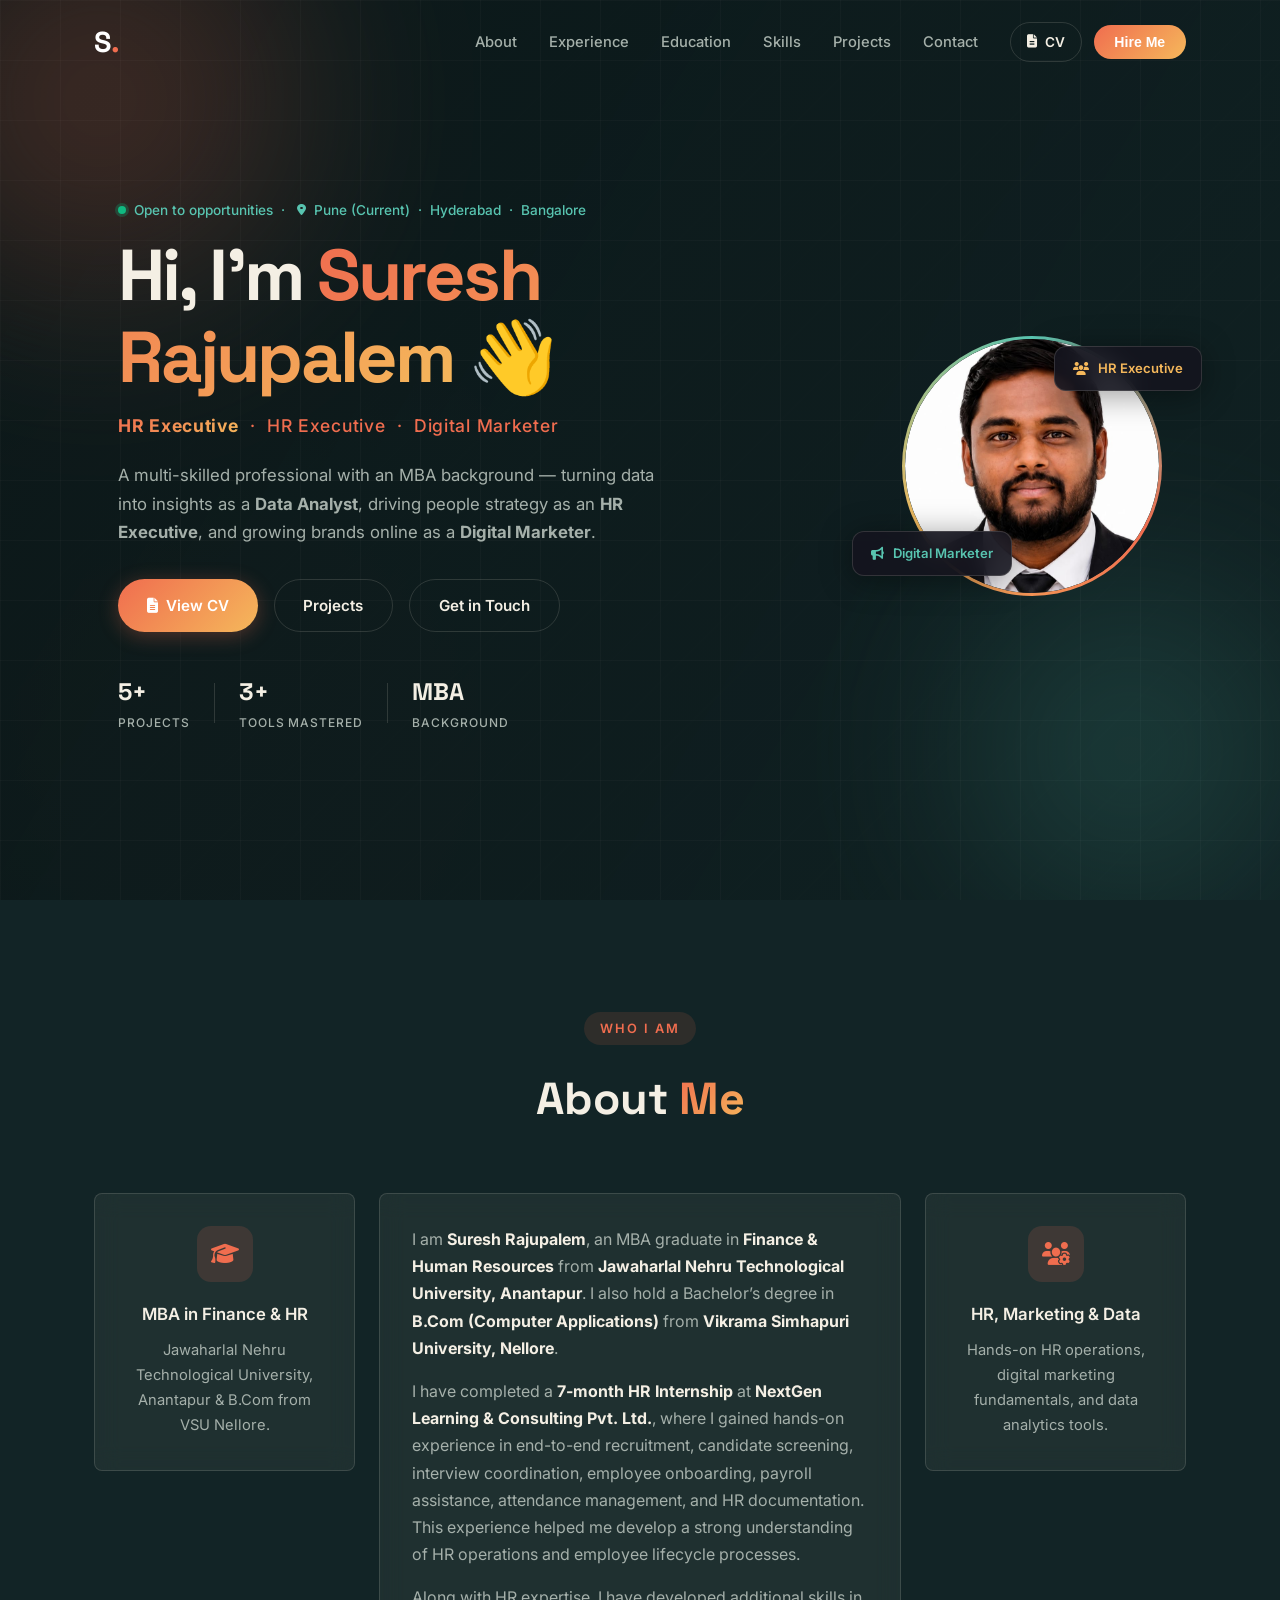
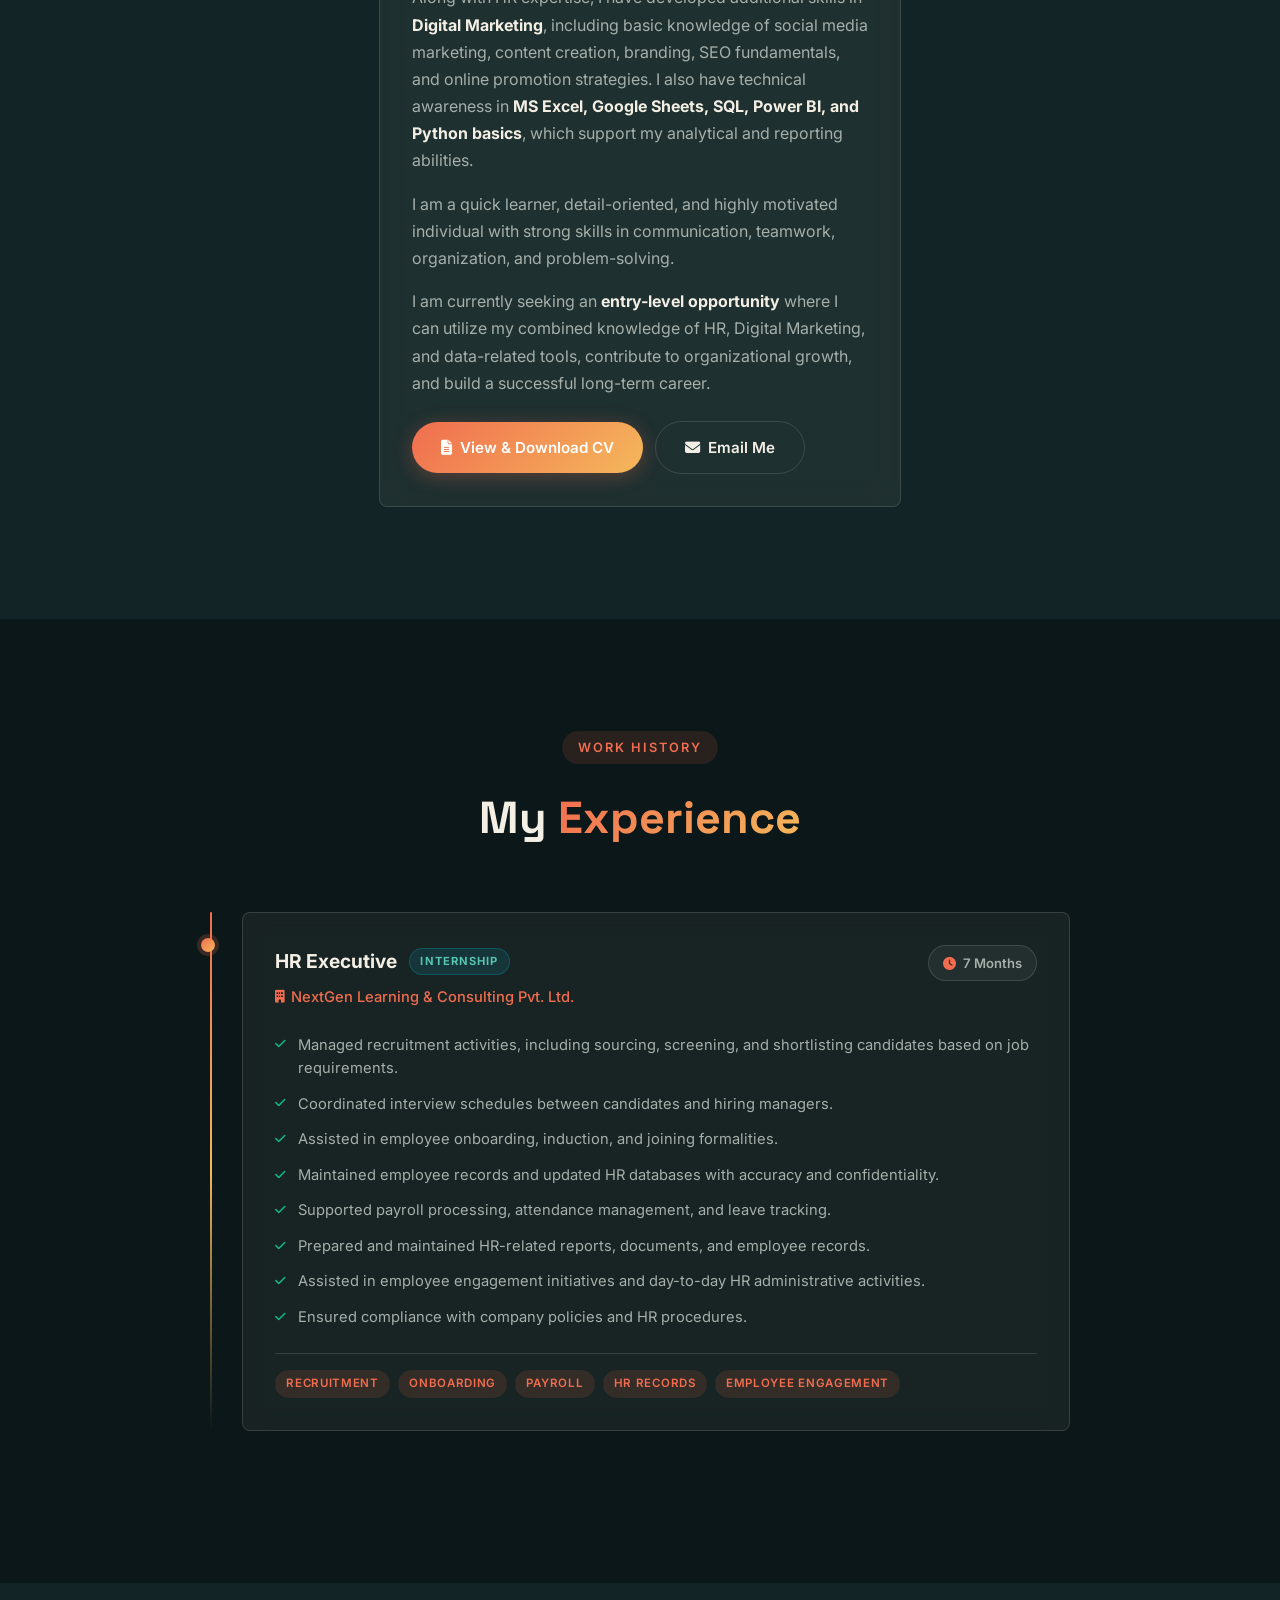
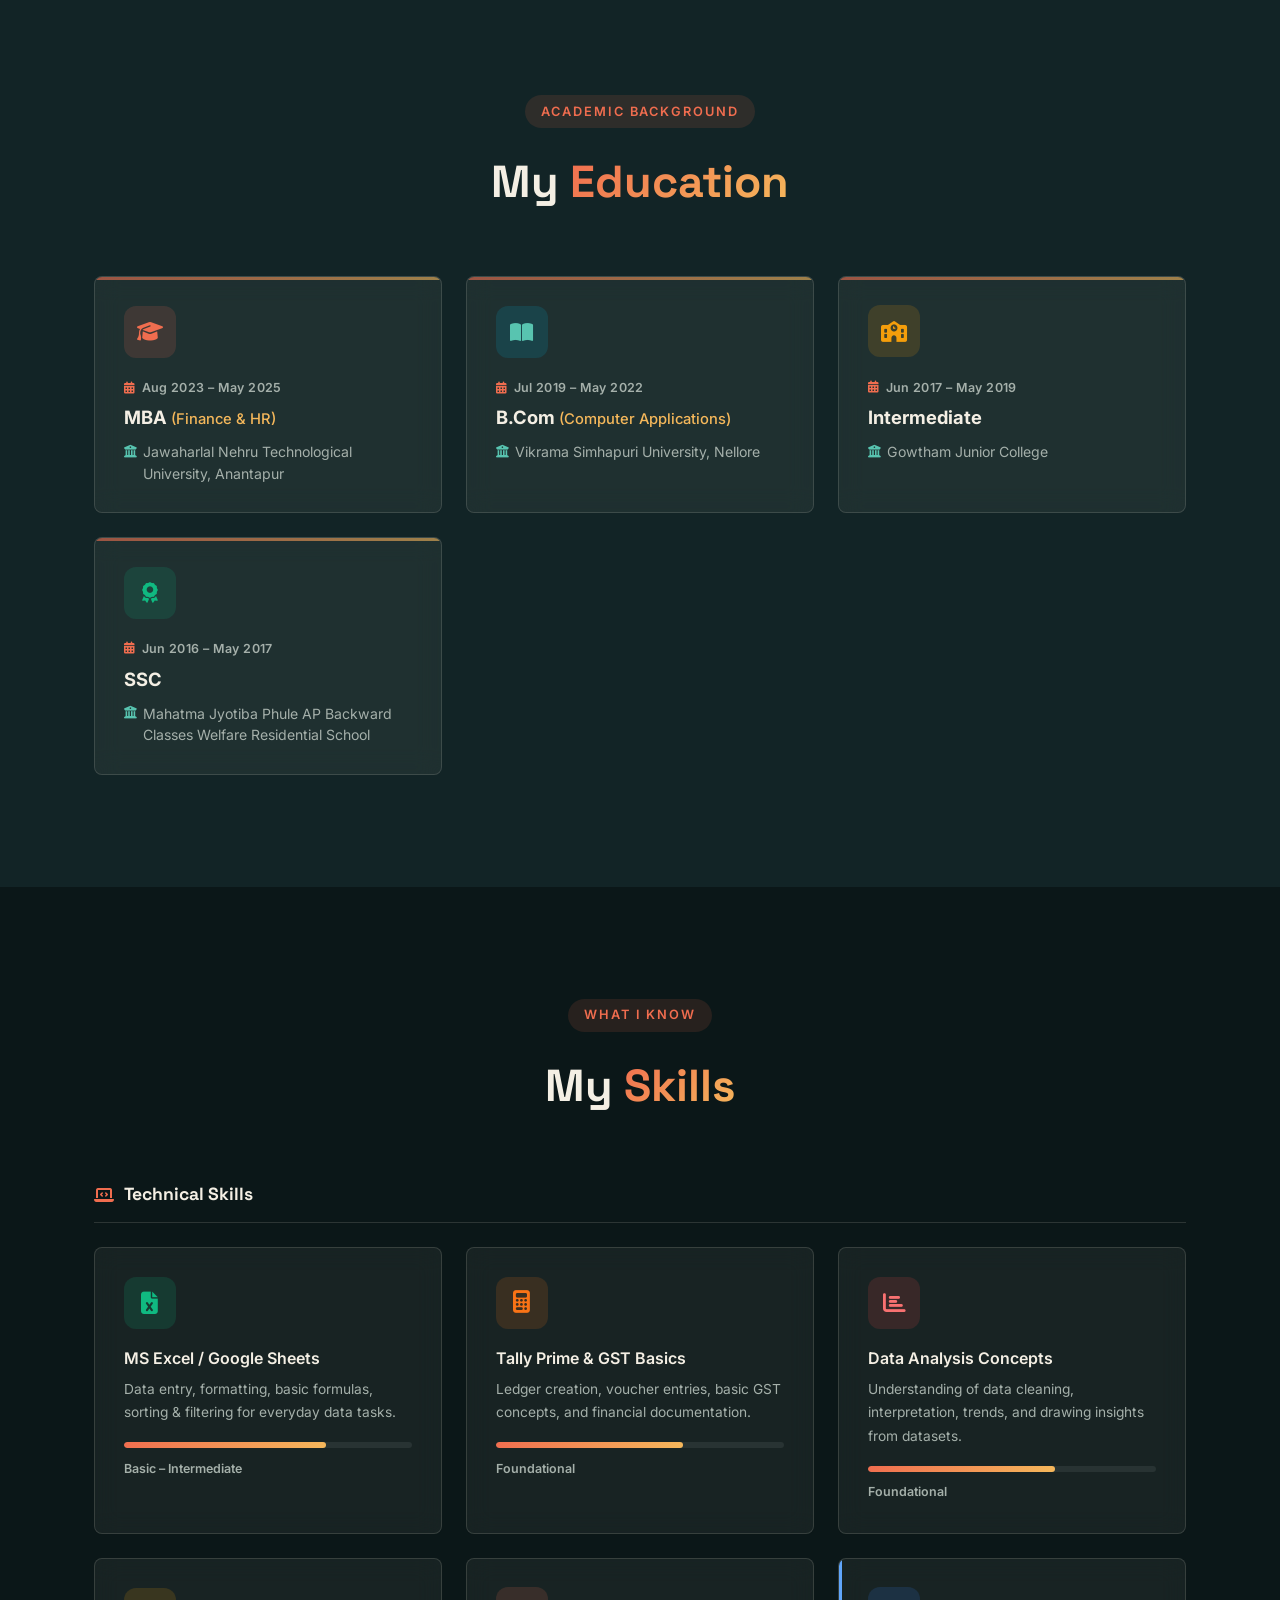
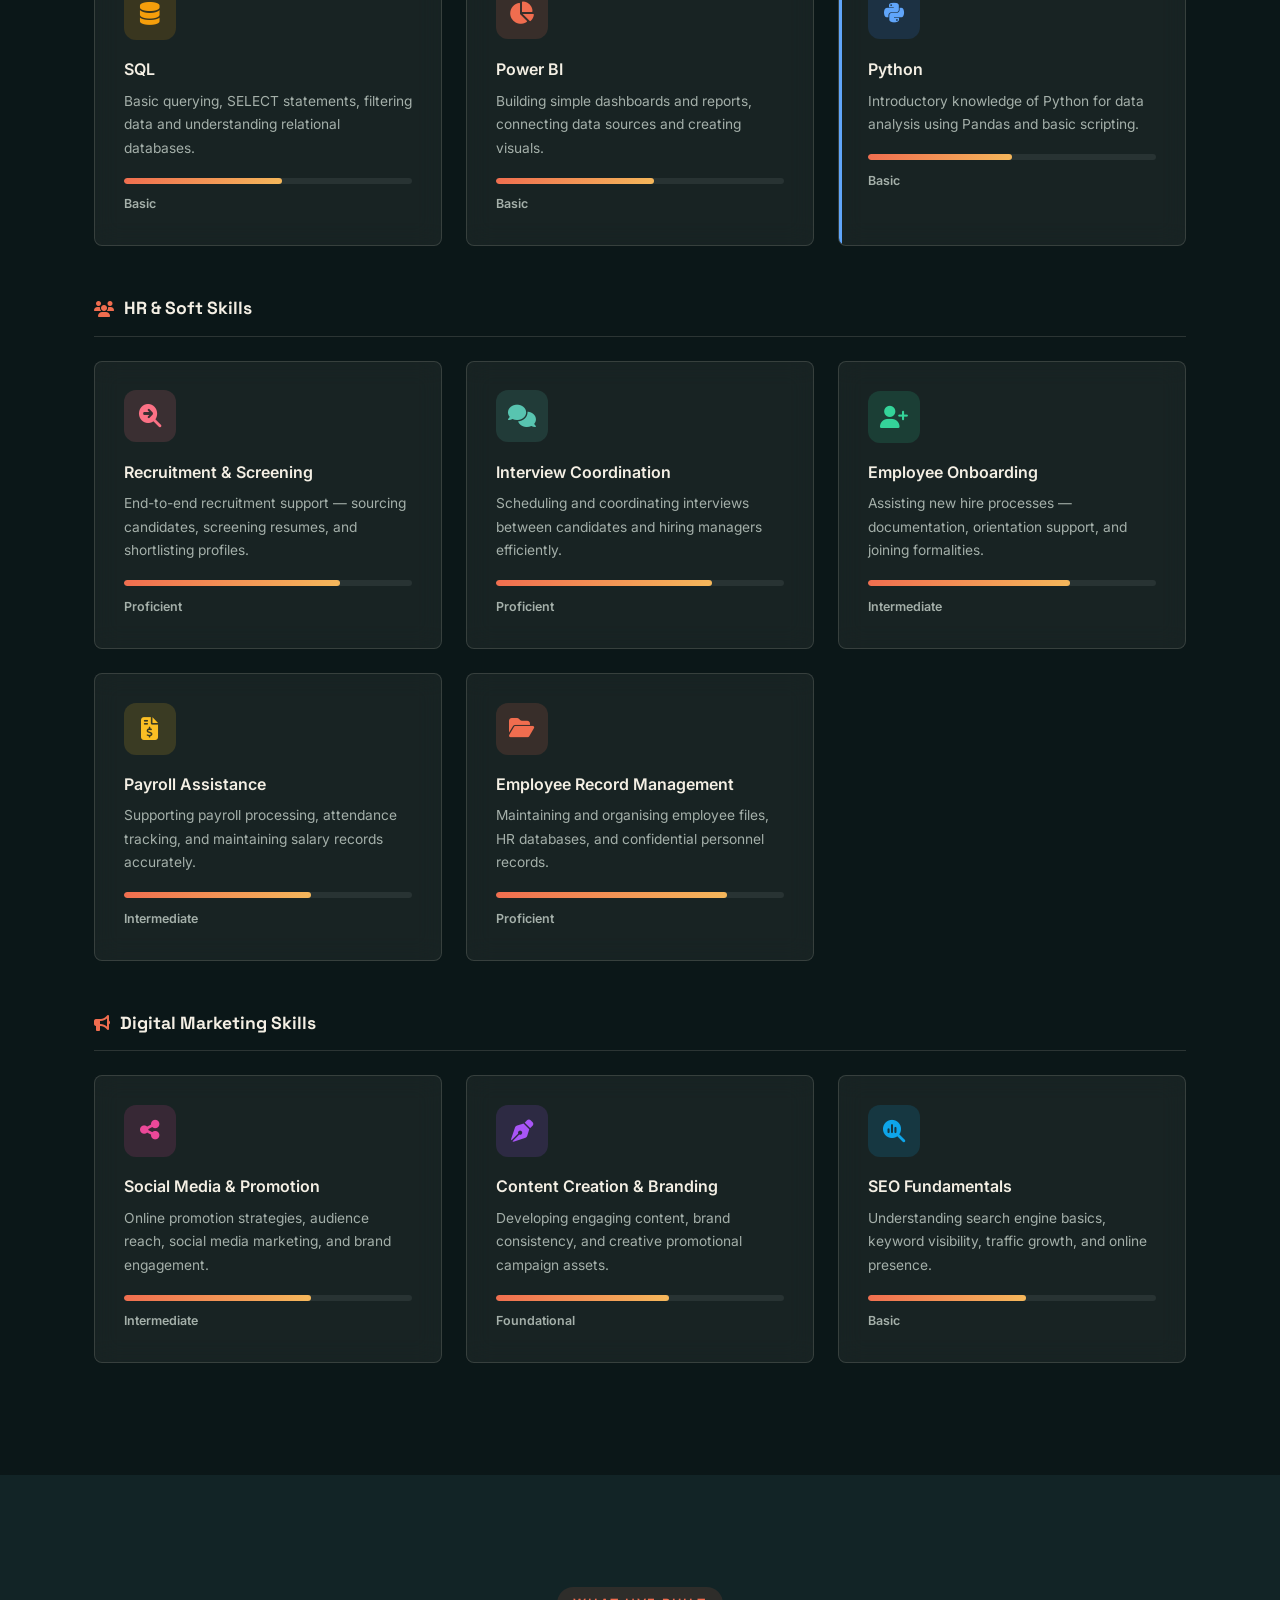
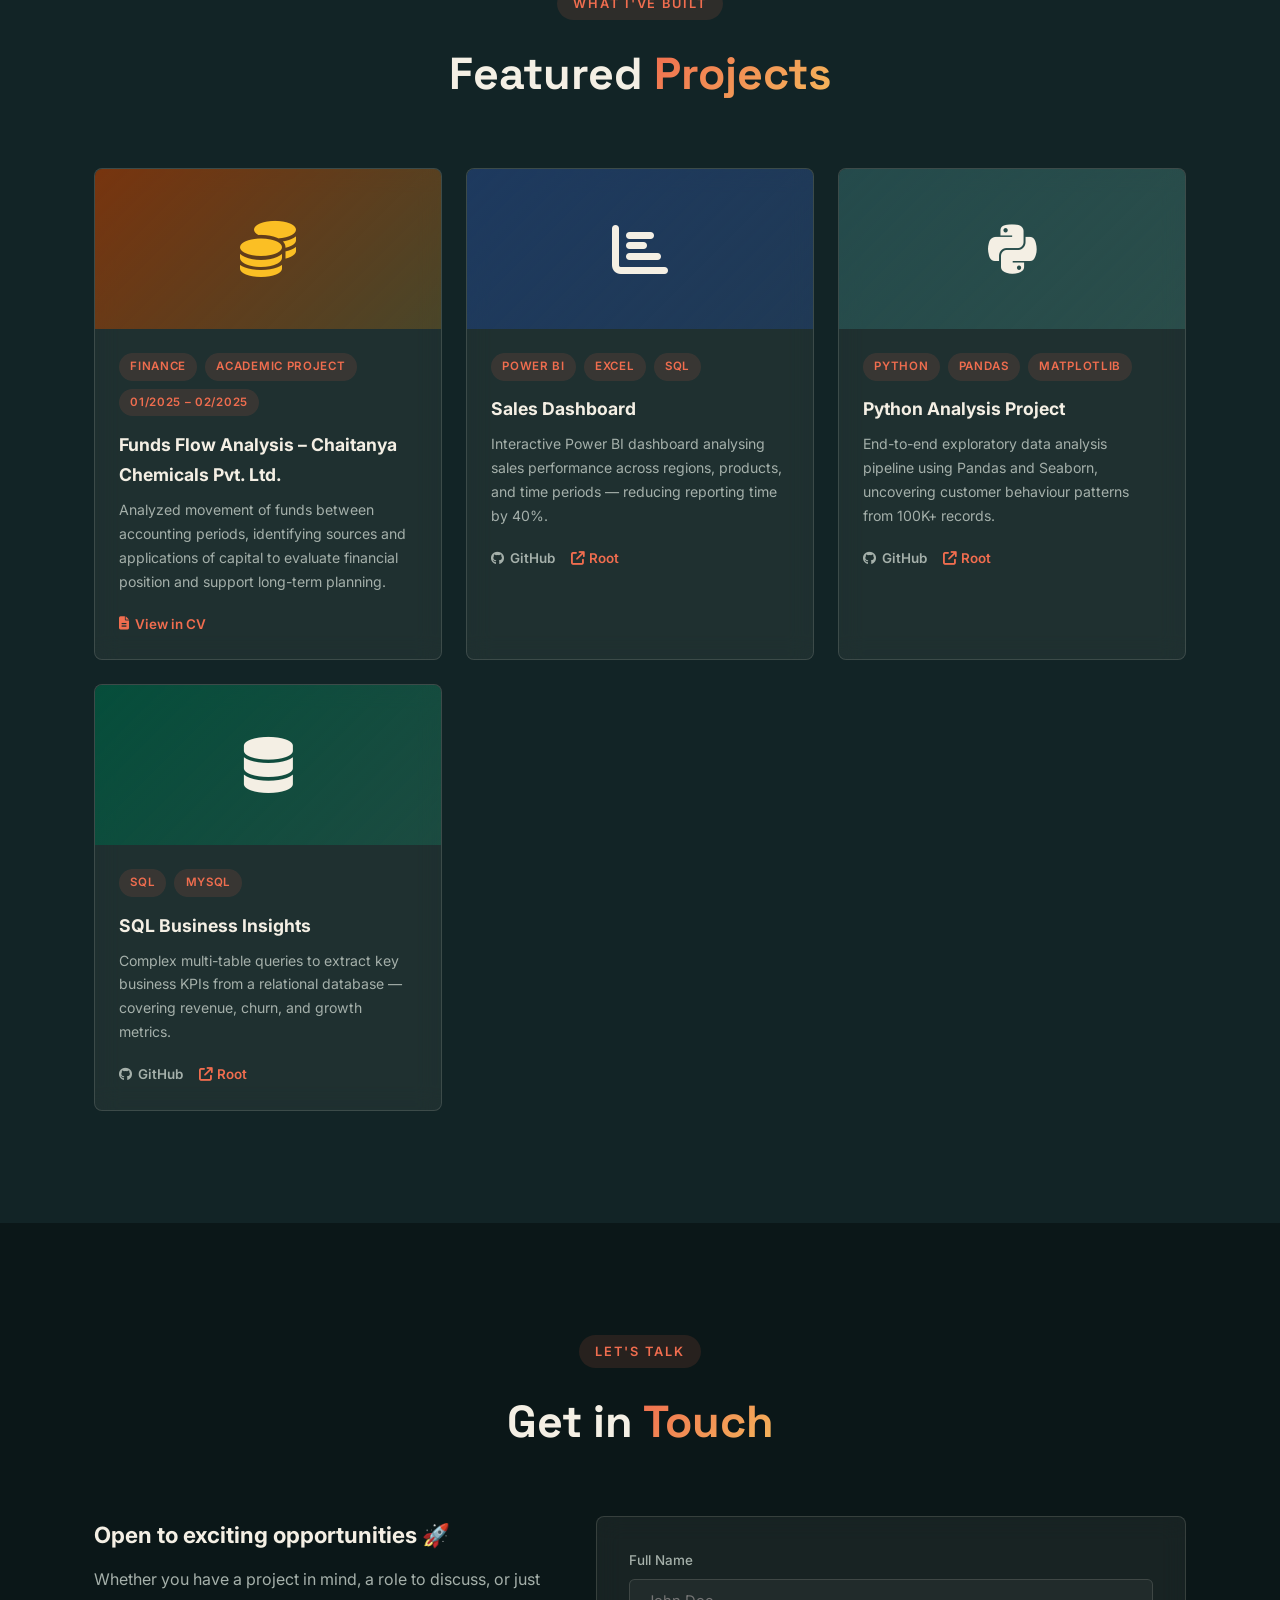
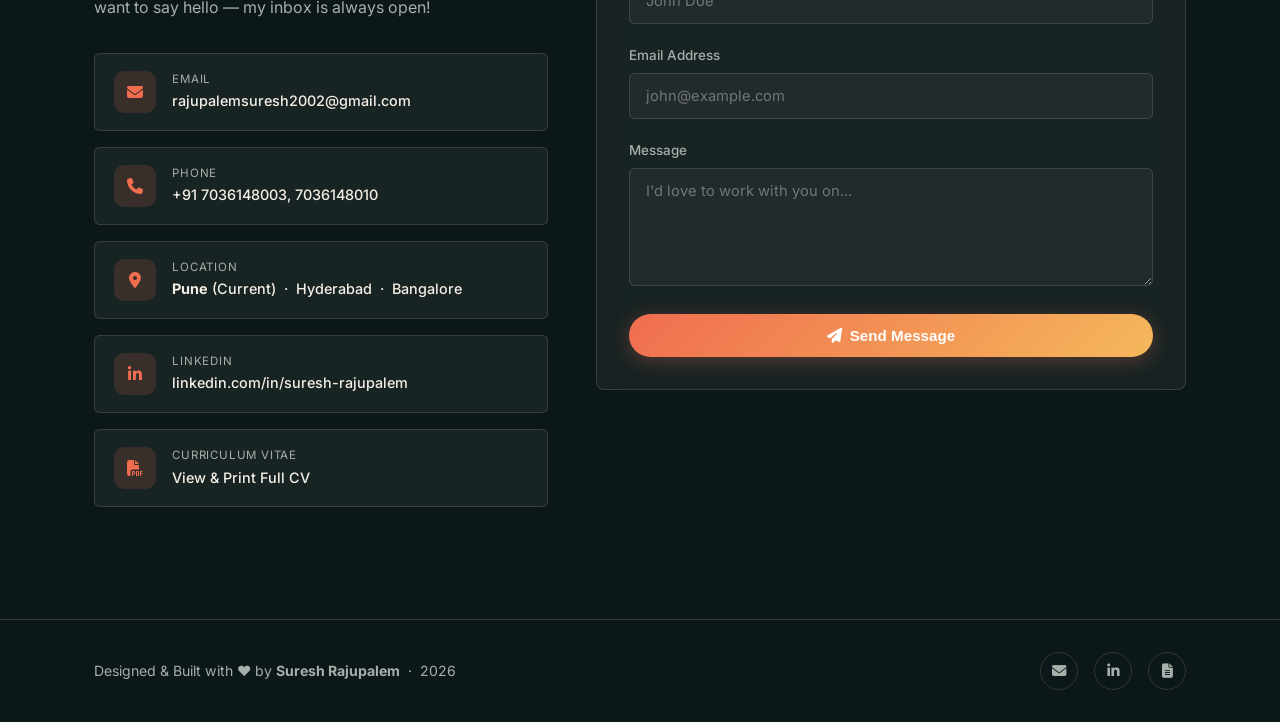
<file: index.html>
<!DOCTYPE html>
<html lang="en">
<head>
  <meta charset="UTF-8" />
  <meta name="viewport" content="width=device-width, initial-scale=1.0" />
  <meta name="description" content="Suresh Rajupalem's portfolio covering HR operations, digital marketing, and data analytics." />
  <meta name="google-site-verification" content="WrKwyf42HLYD9T31nLaH6OLBky_6JZi7thzq_fCEgQs" />
  <link rel="canonical" href="https://sureshrajupal.github.io/Suresh-Rajupalem-portfolio/" />
  <title>Suresh Rajupalem Portfolio</title>
  <link href="https://fonts.googleapis.com/css2?family=Inter:wght@300;400;500;600;700;800&family=Space+Grotesk:wght@400;500;600;700&display=swap" rel="stylesheet" />
  <link rel="stylesheet" href="https://cdnjs.cloudflare.com/ajax/libs/font-awesome/6.5.0/css/all.min.css" />
  <link rel="stylesheet" href="style.css" />
</head>
<body>

  <!-- ===== NAVBAR ===== -->
  <nav class="navbar" id="navbar">
    <div class="nav-container">
      <a href="#home" class="nav-logo">S<span>.</span></a>
      <ul class="nav-links">
        <li><a href="#about">About</a></li>
        <li><a href="#experience">Experience</a></li>
        <li><a href="#education">Education</a></li>
        <li><a href="#skills">Skills</a></li>
        <li><a href="#projects">Projects</a></li>
        <li><a href="#contact">Contact</a></li>
      </ul>
      <div style="display: flex; gap: 0.75rem; align-items: center;">
        <a href="cv.html" target="_blank" class="btn btn-outline" style="padding: 0.45rem 1rem; font-size: 0.85rem;">
          <i class="fa-solid fa-file-lines"></i> CV
        </a>
        <button class="nav-cta" onclick="document.getElementById('contact').scrollIntoView({behavior:'smooth'})">
          Hire Me
        </button>
      </div>
      <button class="hamburger" id="hamburger" aria-label="Toggle menu">
        <span></span><span></span><span></span>
      </button>
    </div>
  </nav>

  <!-- ===== HERO ===== -->
  <section class="hero" id="home">
    <div class="hero-bg">
      <div class="blob blob-1"></div>
      <div class="blob blob-2"></div>
      <div class="grid-overlay"></div>
    </div>
    <div class="hero-content">
      <p class="hero-eyebrow"><span class="dot"></span> Open to opportunities &nbsp;·&nbsp; <i class="fa-solid fa-location-dot" style="font-size:0.75rem;"></i> Pune (Current) &nbsp;·&nbsp; Hyderabad &nbsp;·&nbsp; Bangalore</p>
      <h1 class="hero-title">
        Hi, I'm <span class="gradient-text">Suresh Rajupalem</span> 👋
      </h1>
      <p class="hero-subtitle">
        <span class="role-cycle" id="roleCycle">Data Analyst</span>
        &nbsp;·&nbsp; HR Executive &nbsp;·&nbsp; Digital Marketer
      </p>
      <p class="hero-desc">
        A multi-skilled professional with an MBA background — turning data into insights as a
        <strong>Data Analyst</strong>, driving people strategy as an <strong>HR Executive</strong>,
        and growing brands online as a <strong>Digital Marketer</strong>.
      </p>
      <div class="hero-btns">
        <a href="cv.html" target="_blank" class="btn btn-primary"><i class="fa-solid fa-file-lines"></i> View CV</a>
        <a href="#projects" class="btn btn-outline">Projects</a>
        <a href="#contact" class="btn btn-outline">Get in Touch</a>
      </div>
      <div class="hero-stats">
        <div class="stat"><span class="stat-num">5+</span><span class="stat-label">Projects</span></div>
        <div class="stat-divider"></div>
        <div class="stat"><span class="stat-num">3+</span><span class="stat-label">Tools Mastered</span></div>
        <div class="stat-divider"></div>
        <div class="stat"><span class="stat-num">MBA</span><span class="stat-label">Background</span></div>
      </div>
    </div>
    <div class="hero-visual">
      <div class="avatar-ring">
        <div class="avatar-inner">
          <img src="assets/profile.jpg" alt="Suresh Rajupalem" class="avatar-photo" />
        </div>
      </div>
      <div class="floating-card card-top">
        <i class="fa-solid fa-users"></i>
        <span>HR Executive</span>
      </div>
      <div class="floating-card card-bottom">
        <i class="fa-solid fa-bullhorn"></i>
        <span>Digital Marketer</span>
      </div>
    </div>
  </section>

  <!-- ===== ABOUT ===== -->
  <section class="about section" id="about">
    <div class="container">
      <div class="section-header">
        <p class="section-tag">Who I Am</p>
        <h2 class="section-title">About <span class="gradient-text">Me</span></h2>
      </div>
      <div class="about-grid">
        <div class="about-card glass-card" data-animate>
          <div class="about-icon"><i class="fa-solid fa-graduation-cap"></i></div>
          <h3>MBA in Finance &amp; HR</h3>
          <p>Jawaharlal Nehru Technological University, Anantapur &amp; B.Com from VSU Nellore.</p>
        </div>
        <div class="about-main glass-card" data-animate>
          <p>
            I am <strong>Suresh Rajupalem</strong>, an MBA graduate in <strong>Finance &amp; Human Resources</strong> from <strong>Jawaharlal Nehru Technological University, Anantapur</strong>. I also hold a Bachelor’s degree in <strong>B.Com (Computer Applications)</strong> from <strong>Vikrama Simhapuri University, Nellore</strong>.
          </p>
          <p>
            I have completed a <strong>7-month HR Internship</strong> at <strong>NextGen Learning &amp; Consulting Pvt. Ltd.</strong>, where I gained hands-on experience in end-to-end recruitment, candidate screening, interview coordination, employee onboarding, payroll assistance, attendance management, and HR documentation. This experience helped me develop a strong understanding of HR operations and employee lifecycle processes.
          </p>
          <p>
            Along with HR expertise, I have developed additional skills in <strong>Digital Marketing</strong>, including basic knowledge of social media marketing, content creation, branding, SEO fundamentals, and online promotion strategies. I also have technical awareness in <strong>MS Excel, Google Sheets, SQL, Power BI, and Python basics</strong>, which support my analytical and reporting abilities.
          </p>
          <p>
            I am a quick learner, detail-oriented, and highly motivated individual with strong skills in communication, teamwork, organization, and problem-solving.
          </p>
          <p>
            I am currently seeking an <strong>entry-level opportunity</strong> where I can utilize my combined knowledge of HR, Digital Marketing, and data-related tools, contribute to organizational growth, and build a successful long-term career.
          </p>
          <div style="margin-top:1.5rem; display:flex; gap:0.8rem; flex-wrap:wrap; align-items:center;">
            <a href="cv.html" target="_blank" class="btn btn-primary">
              <i class="fa-solid fa-file-lines"></i> View &amp; Download CV
            </a>
            <a href="mailto:rajupalemsuresh2002@gmail.com" class="btn btn-outline">
              <i class="fa-solid fa-envelope"></i> Email Me
            </a>
          </div>
        </div>
        <div class="about-card glass-card" data-animate>
          <div class="about-icon"><i class="fa-solid fa-users-gear"></i></div>
          <h3>HR, Marketing &amp; Data</h3>
          <p>Hands-on HR operations, digital marketing fundamentals, and data analytics tools.</p>
        </div>
      </div>
    </div>
  </section>

  <!-- ===== EXPERIENCE ===== -->
  <section class="experience section" id="experience">
    <div class="container">
      <div class="section-header">
        <p class="section-tag">Work History</p>
        <h2 class="section-title">My <span class="gradient-text">Experience</span></h2>
      </div>

      <div class="timeline">

        <div class="timeline-item" data-animate>
          <div class="timeline-dot"></div>
          <div class="timeline-card glass-card">
            <div class="timeline-header">
              <div class="timeline-title-group">
                <h3 class="timeline-role">HR Executive <span class="badge-intern">Internship</span></h3>
                <p class="timeline-company">
                  <i class="fa-solid fa-building"></i> NextGen Learning &amp; Consulting Pvt. Ltd.
                </p>
              </div>
              <div class="timeline-meta">
                <span class="timeline-duration">
                  <i class="fa-solid fa-clock"></i> 7 Months
                </span>
              </div>
            </div>

            <ul class="timeline-responsibilities">
              <li>
                <i class="fa-solid fa-check"></i>
                Managed recruitment activities, including sourcing, screening, and shortlisting candidates based on job requirements.
              </li>
              <li>
                <i class="fa-solid fa-check"></i>
                Coordinated interview schedules between candidates and hiring managers.
              </li>
              <li>
                <i class="fa-solid fa-check"></i>
                Assisted in employee onboarding, induction, and joining formalities.
              </li>
              <li>
                <i class="fa-solid fa-check"></i>
                Maintained employee records and updated HR databases with accuracy and confidentiality.
              </li>
              <li>
                <i class="fa-solid fa-check"></i>
                Supported payroll processing, attendance management, and leave tracking.
              </li>
              <li>
                <i class="fa-solid fa-check"></i>
                Prepared and maintained HR-related reports, documents, and employee records.
              </li>
              <li>
                <i class="fa-solid fa-check"></i>
                Assisted in employee engagement initiatives and day-to-day HR administrative activities.
              </li>
              <li>
                <i class="fa-solid fa-check"></i>
                Ensured compliance with company policies and HR procedures.
              </li>
            </ul>

            <div class="timeline-tags">
              <span class="tag">Recruitment</span>
              <span class="tag">Onboarding</span>
              <span class="tag">Payroll</span>
              <span class="tag">HR Records</span>
              <span class="tag">Employee Engagement</span>
            </div>
          </div>
        </div>

      </div>
    </div>
  </section>

  <!-- ===== EDUCATION ===== -->
  <section class="education section" id="education">
    <div class="container">
      <div class="section-header">
        <p class="section-tag">Academic Background</p>
        <h2 class="section-title">My <span class="gradient-text">Education</span></h2>
      </div>

      <div class="edu-grid">

        <!-- MBA -->
        <div class="edu-card glass-card" data-animate>
          <div class="edu-icon edu-mba">
            <i class="fa-solid fa-graduation-cap"></i>
          </div>
          <div class="edu-body">
            <span class="edu-duration">
              <i class="fa-solid fa-calendar-days"></i> Aug 2023 – May 2025
            </span>
            <h3 class="edu-degree">MBA <span class="edu-spec">(Finance &amp; HR)</span></h3>
            <p class="edu-institution">
              <i class="fa-solid fa-university"></i>
              Jawaharlal Nehru Technological University, Anantapur
            </p>
          </div>
        </div>

        <!-- B.Com -->
        <div class="edu-card glass-card" data-animate>
          <div class="edu-icon edu-bcom">
            <i class="fa-solid fa-book-open"></i>
          </div>
          <div class="edu-body">
            <span class="edu-duration">
              <i class="fa-solid fa-calendar-days"></i> Jul 2019 – May 2022
            </span>
            <h3 class="edu-degree">B.Com <span class="edu-spec">(Computer Applications)</span></h3>
            <p class="edu-institution">
              <i class="fa-solid fa-university"></i>
              Vikrama Simhapuri University, Nellore
            </p>
          </div>
        </div>

        <!-- Intermediate -->
        <div class="edu-card glass-card" data-animate>
          <div class="edu-icon edu-inter">
            <i class="fa-solid fa-school"></i>
          </div>
          <div class="edu-body">
            <span class="edu-duration">
              <i class="fa-solid fa-calendar-days"></i> Jun 2017 – May 2019
            </span>
            <h3 class="edu-degree">Intermediate</h3>
            <p class="edu-institution">
              <i class="fa-solid fa-university"></i>
              Gowtham Junior College
            </p>
          </div>
        </div>

        <!-- SSC -->
        <div class="edu-card glass-card" data-animate>
          <div class="edu-icon edu-ssc">
            <i class="fa-solid fa-award"></i>
          </div>
          <div class="edu-body">
            <span class="edu-duration">
              <i class="fa-solid fa-calendar-days"></i> Jun 2016 – May 2017
            </span>
            <h3 class="edu-degree">SSC</h3>
            <p class="edu-institution">
              <i class="fa-solid fa-university"></i>
              Mahatma Jyotiba Phule AP Backward Classes Welfare Residential School
            </p>
          </div>
        </div>

      </div>
    </div>
  </section>

  <!-- ===== SKILLS ===== -->
  <section class="skills section" id="skills">
    <div class="container">
      <div class="section-header">
        <p class="section-tag">What I Know</p>
        <h2 class="section-title">My <span class="gradient-text">Skills</span></h2>
      </div>

      <!-- Technical Skills -->
      <div class="skills-group-label">
        <i class="fa-solid fa-laptop-code"></i> Technical Skills
      </div>
      <div class="skills-grid" style="margin-bottom: 3rem;">

        <div class="skill-card glass-card" data-animate>
          <div class="skill-icon excel"><i class="fa-solid fa-file-excel"></i></div>
          <h3>MS Excel / Google Sheets</h3>
          <p>Data entry, formatting, basic formulas, sorting & filtering for everyday data tasks.</p>
          <div class="skill-bar"><div class="skill-fill" style="--pct:70%"></div></div>
          <span class="skill-pct">Basic – Intermediate</span>
        </div>

        <div class="skill-card glass-card" data-animate>
          <div class="skill-icon tally"><i class="fa-solid fa-calculator"></i></div>
          <h3>Tally Prime &amp; GST Basics</h3>
          <p>Ledger creation, voucher entries, basic GST concepts, and financial documentation.</p>
          <div class="skill-bar"><div class="skill-fill" style="--pct:65%"></div></div>
          <span class="skill-pct">Foundational</span>
        </div>

        <div class="skill-card glass-card" data-animate>
          <div class="skill-icon stats"><i class="fa-solid fa-chart-bar"></i></div>
          <h3>Data Analysis Concepts</h3>
          <p>Understanding of data cleaning, interpretation, trends, and drawing insights from datasets.</p>
          <div class="skill-bar"><div class="skill-fill" style="--pct:65%"></div></div>
          <span class="skill-pct">Foundational</span>
        </div>

        <div class="skill-card glass-card" data-animate>
          <div class="skill-icon sql"><i class="fa-solid fa-database"></i></div>
          <h3>SQL</h3>
          <p>Basic querying, SELECT statements, filtering data and understanding relational databases.</p>
          <div class="skill-bar"><div class="skill-fill" style="--pct:55%"></div></div>
          <span class="skill-pct">Basic</span>
        </div>

        <div class="skill-card glass-card" data-animate>
          <div class="skill-icon powerbi"><i class="fa-solid fa-chart-pie"></i></div>
          <h3>Power BI</h3>
          <p>Building simple dashboards and reports, connecting data sources and creating visuals.</p>
          <div class="skill-bar"><div class="skill-fill" style="--pct:55%"></div></div>
          <span class="skill-pct">Basic</span>
        </div>

        <div class="skill-card glass-card" data-animate>
          <div class="skill-icon python"><i class="fa-brands fa-python"></i></div>
          <h3>Python</h3>
          <p>Introductory knowledge of Python for data analysis using Pandas and basic scripting.</p>
          <div class="skill-bar"><div class="skill-fill" style="--pct:50%"></div></div>
          <span class="skill-pct">Basic</span>
        </div>

      </div>

      <!-- HR & Soft Skills -->
      <div class="skills-group-label">
        <i class="fa-solid fa-users"></i> HR &amp; Soft Skills
      </div>
      <div class="skills-grid">

        <div class="skill-card glass-card" data-animate>
          <div class="skill-icon hr-recruit"><i class="fa-solid fa-magnifying-glass-arrow-right"></i></div>
          <h3>Recruitment &amp; Screening</h3>
          <p>End-to-end recruitment support — sourcing candidates, screening resumes, and shortlisting profiles.</p>
          <div class="skill-bar"><div class="skill-fill" style="--pct:75%"></div></div>
          <span class="skill-pct">Proficient</span>
        </div>

        <div class="skill-card glass-card" data-animate>
          <div class="skill-icon hr-interview"><i class="fa-solid fa-comments"></i></div>
          <h3>Interview Coordination</h3>
          <p>Scheduling and coordinating interviews between candidates and hiring managers efficiently.</p>
          <div class="skill-bar"><div class="skill-fill" style="--pct:75%"></div></div>
          <span class="skill-pct">Proficient</span>
        </div>

        <div class="skill-card glass-card" data-animate>
          <div class="skill-icon hr-onboard"><i class="fa-solid fa-user-plus"></i></div>
          <h3>Employee Onboarding</h3>
          <p>Assisting new hire processes — documentation, orientation support, and joining formalities.</p>
          <div class="skill-bar"><div class="skill-fill" style="--pct:70%"></div></div>
          <span class="skill-pct">Intermediate</span>
        </div>

        <div class="skill-card glass-card" data-animate>
          <div class="skill-icon hr-payroll"><i class="fa-solid fa-file-invoice-dollar"></i></div>
          <h3>Payroll Assistance</h3>
          <p>Supporting payroll processing, attendance tracking, and maintaining salary records accurately.</p>
          <div class="skill-bar"><div class="skill-fill" style="--pct:65%"></div></div>
          <span class="skill-pct">Intermediate</span>
        </div>

        <div class="skill-card glass-card" data-animate>
          <div class="skill-icon hr-records"><i class="fa-solid fa-folder-open"></i></div>
          <h3>Employee Record Management</h3>
          <p>Maintaining and organising employee files, HR databases, and confidential personnel records.</p>
          <div class="skill-bar"><div class="skill-fill" style="--pct:80%"></div></div>
          <span class="skill-pct">Proficient</span>
        </div>

      </div>

      <!-- Digital Marketing Skills -->
      <div class="skills-group-label" style="margin-top: 3rem;">
        <i class="fa-solid fa-bullhorn"></i> Digital Marketing Skills
      </div>
      <div class="skills-grid">

        <div class="skill-card glass-card" data-animate>
          <div class="skill-icon dm-social"><i class="fa-solid fa-share-nodes"></i></div>
          <h3>Social Media &amp; Promotion</h3>
          <p>Online promotion strategies, audience reach, social media marketing, and brand engagement.</p>
          <div class="skill-bar"><div class="skill-fill" style="--pct:65%"></div></div>
          <span class="skill-pct">Intermediate</span>
        </div>

        <div class="skill-card glass-card" data-animate>
          <div class="skill-icon dm-content"><i class="fa-solid fa-pen-nib"></i></div>
          <h3>Content Creation &amp; Branding</h3>
          <p>Developing engaging content, brand consistency, and creative promotional campaign assets.</p>
          <div class="skill-bar"><div class="skill-fill" style="--pct:60%"></div></div>
          <span class="skill-pct">Foundational</span>
        </div>

        <div class="skill-card glass-card" data-animate>
          <div class="skill-icon dm-seo"><i class="fa-solid fa-magnifying-glass-chart"></i></div>
          <h3>SEO Fundamentals</h3>
          <p>Understanding search engine basics, keyword visibility, traffic growth, and online presence.</p>
          <div class="skill-bar"><div class="skill-fill" style="--pct:55%"></div></div>
          <span class="skill-pct">Basic</span>
        </div>

      </div>
    </div>
  </section>

  <!-- ===== PROJECTS ===== -->
  <section class="projects section" id="projects">
    <div class="container">
      <div class="section-header">
        <p class="section-tag">What I've Built</p>
        <h2 class="section-title">Featured <span class="gradient-text">Projects</span></h2>
      </div>

      <div class="projects-grid">

        <article class="project-card glass-card" data-animate>
          <div class="project-thumb thumb-amber">
            <i class="fa-solid fa-coins"></i>
          </div>
          <div class="project-body">
            <div class="project-tags">
              <span class="tag">Finance</span>
              <span class="tag">Academic Project</span>
              <span class="tag">01/2025 – 02/2025</span>
            </div>
            <h3>Funds Flow Analysis – Chaitanya Chemicals Pvt. Ltd.</h3>
            <p>Analyzed movement of funds between accounting periods, identifying sources and applications of capital to evaluate financial position and support long-term planning.</p>
            <div class="project-links">
              <a href="cv.html" target="_blank" class="btn-link btn-live"><i class="fa-solid fa-file-lines"></i> View in CV</a>
            </div>
          </div>
        </article>

        <article class="project-card glass-card" data-animate>
          <div class="project-thumb thumb-blue">
            <i class="fa-solid fa-chart-bar"></i>
          </div>
          <div class="project-body">
            <div class="project-tags">
              <span class="tag">Power BI</span>
              <span class="tag">Excel</span>
              <span class="tag">SQL</span>
            </div>
            <h3>Sales Dashboard</h3>
            <p>Interactive Power BI dashboard analysing sales performance across regions, products, and time periods — reducing reporting time by 40%.</p>
            <div class="project-links">
              <a href="https://github.com/sureshrajupal/Suresh-Rajupalem-portfolio" target="_blank" class="btn-link"><i class="fa-brands fa-github"></i> GitHub</a>
              <a href="#home" class="btn-link btn-live"><i class="fa-solid fa-arrow-up-right-from-square"></i> Root</a>
            </div>
          </div>
        </article>

        <article class="project-card glass-card" data-animate>
          <div class="project-thumb thumb-purple">
            <i class="fa-brands fa-python"></i>
          </div>
          <div class="project-body">
            <div class="project-tags">
              <span class="tag">Python</span>
              <span class="tag">Pandas</span>
              <span class="tag">Matplotlib</span>
            </div>
            <h3>Python Analysis Project</h3>
            <p>End-to-end exploratory data analysis pipeline using Pandas and Seaborn, uncovering customer behaviour patterns from 100K+ records.</p>
            <div class="project-links">
              <a href="https://github.com/sureshrajupal/Suresh-Rajupalem-portfolio" target="_blank" class="btn-link"><i class="fa-brands fa-github"></i> GitHub</a>
              <a href="#home" class="btn-link btn-live"><i class="fa-solid fa-arrow-up-right-from-square"></i> Root</a>
            </div>
          </div>
        </article>

        <article class="project-card glass-card" data-animate>
          <div class="project-thumb thumb-green">
            <i class="fa-solid fa-database"></i>
          </div>
          <div class="project-body">
            <div class="project-tags">
              <span class="tag">SQL</span>
              <span class="tag">MySQL</span>
            </div>
            <h3>SQL Business Insights</h3>
            <p>Complex multi-table queries to extract key business KPIs from a relational database — covering revenue, churn, and growth metrics.</p>
            <div class="project-links">
              <a href="https://github.com/sureshrajupal/Suresh-Rajupalem-portfolio" target="_blank" class="btn-link"><i class="fa-brands fa-github"></i> GitHub</a>
              <a href="#home" class="btn-link btn-live"><i class="fa-solid fa-arrow-up-right-from-square"></i> Root</a>
            </div>
          </div>
        </article>

      </div>
    </div>
  </section>

  <!-- ===== CONTACT ===== -->
  <section class="contact section" id="contact">
    <div class="container">
      <div class="section-header">
        <p class="section-tag">Let's Talk</p>
        <h2 class="section-title">Get in <span class="gradient-text">Touch</span></h2>
      </div>

      <div class="contact-wrapper">
        <div class="contact-info" data-animate>
          <h3>Open to exciting opportunities 🚀</h3>
          <p>Whether you have a project in mind, a role to discuss, or just want to say hello — my inbox is always open!</p>

          <div class="contact-items">
            <a href="mailto:rajupalemsuresh2002@gmail.com" class="contact-item">
              <div class="contact-item-icon"><i class="fa-solid fa-envelope"></i></div>
              <div>
                <span class="contact-item-label">Email</span>
                <span class="contact-item-value">rajupalemsuresh2002@gmail.com</span>
              </div>
            </a>
            <a href="tel:+917036148003" class="contact-item">
              <div class="contact-item-icon"><i class="fa-solid fa-phone"></i></div>
              <div>
                <span class="contact-item-label">Phone</span>
                <span class="contact-item-value">+91 7036148003, 7036148010</span>
              </div>
            </a>
            <div class="contact-item">
              <div class="contact-item-icon"><i class="fa-solid fa-location-dot"></i></div>
              <div>
                <span class="contact-item-label">Location</span>
                <span class="contact-item-value"><strong>Pune</strong> (Current) &nbsp;·&nbsp; Hyderabad &nbsp;·&nbsp; Bangalore</span>
              </div>
            </div>
            <a href="https://www.linkedin.com/in/suresh-rajupalem-921711248/" target="_blank" class="contact-item">
              <div class="contact-item-icon"><i class="fa-brands fa-linkedin-in"></i></div>
              <div>
                <span class="contact-item-label">LinkedIn</span>
                <span class="contact-item-value">linkedin.com/in/suresh-rajupalem</span>
              </div>
            </a>
            <a href="cv.html" target="_blank" class="contact-item">
              <div class="contact-item-icon"><i class="fa-solid fa-file-pdf"></i></div>
              <div>
                <span class="contact-item-label">Curriculum Vitae</span>
                <span class="contact-item-value">View &amp; Print Full CV</span>
              </div>
            </a>
          </div>
        </div>

        <form class="contact-form glass-card" data-animate onsubmit="handleSubmit(event)">
          <div class="form-group">
            <label for="name">Full Name</label>
            <input type="text" id="name" placeholder="John Doe" required />
          </div>
          <div class="form-group">
            <label for="email">Email Address</label>
            <input type="email" id="email" placeholder="john@example.com" required />
          </div>
          <div class="form-group">
            <label for="message">Message</label>
            <textarea id="message" rows="5" placeholder="I'd love to work with you on..." required></textarea>
          </div>
          <button type="submit" class="btn btn-primary btn-full">
            <i class="fa-solid fa-paper-plane"></i> Send Message
          </button>
          <p class="form-success" id="form-success">✅ Message sent! I'll get back to you soon.</p>
        </form>
      </div>
    </div>
  </section>

  <!-- ===== FOOTER ===== -->
  <footer class="footer">
    <div class="container">
      <p>Designed & Built with ❤️ by <strong>Suresh Rajupalem</strong> &nbsp;·&nbsp; <span id="year"></span></p>
      <div class="footer-socials">
        <a href="mailto:rajupalemsuresh2002@gmail.com" aria-label="Email"><i class="fa-solid fa-envelope"></i></a>
        <a href="https://www.linkedin.com/in/suresh-rajupalem-921711248/" target="_blank" aria-label="LinkedIn"><i class="fa-brands fa-linkedin-in"></i></a>
        <a href="cv.html" target="_blank" aria-label="CV"><i class="fa-solid fa-file-lines"></i></a>
      </div>
    </div>
  </footer>

  <a href="#home" class="back-to-top" id="backToTop" aria-label="Back to top">
    <i class="fa-solid fa-chevron-up"></i>
  </a>

  <script src="script.js"></script>
</body>
</html>
</file>
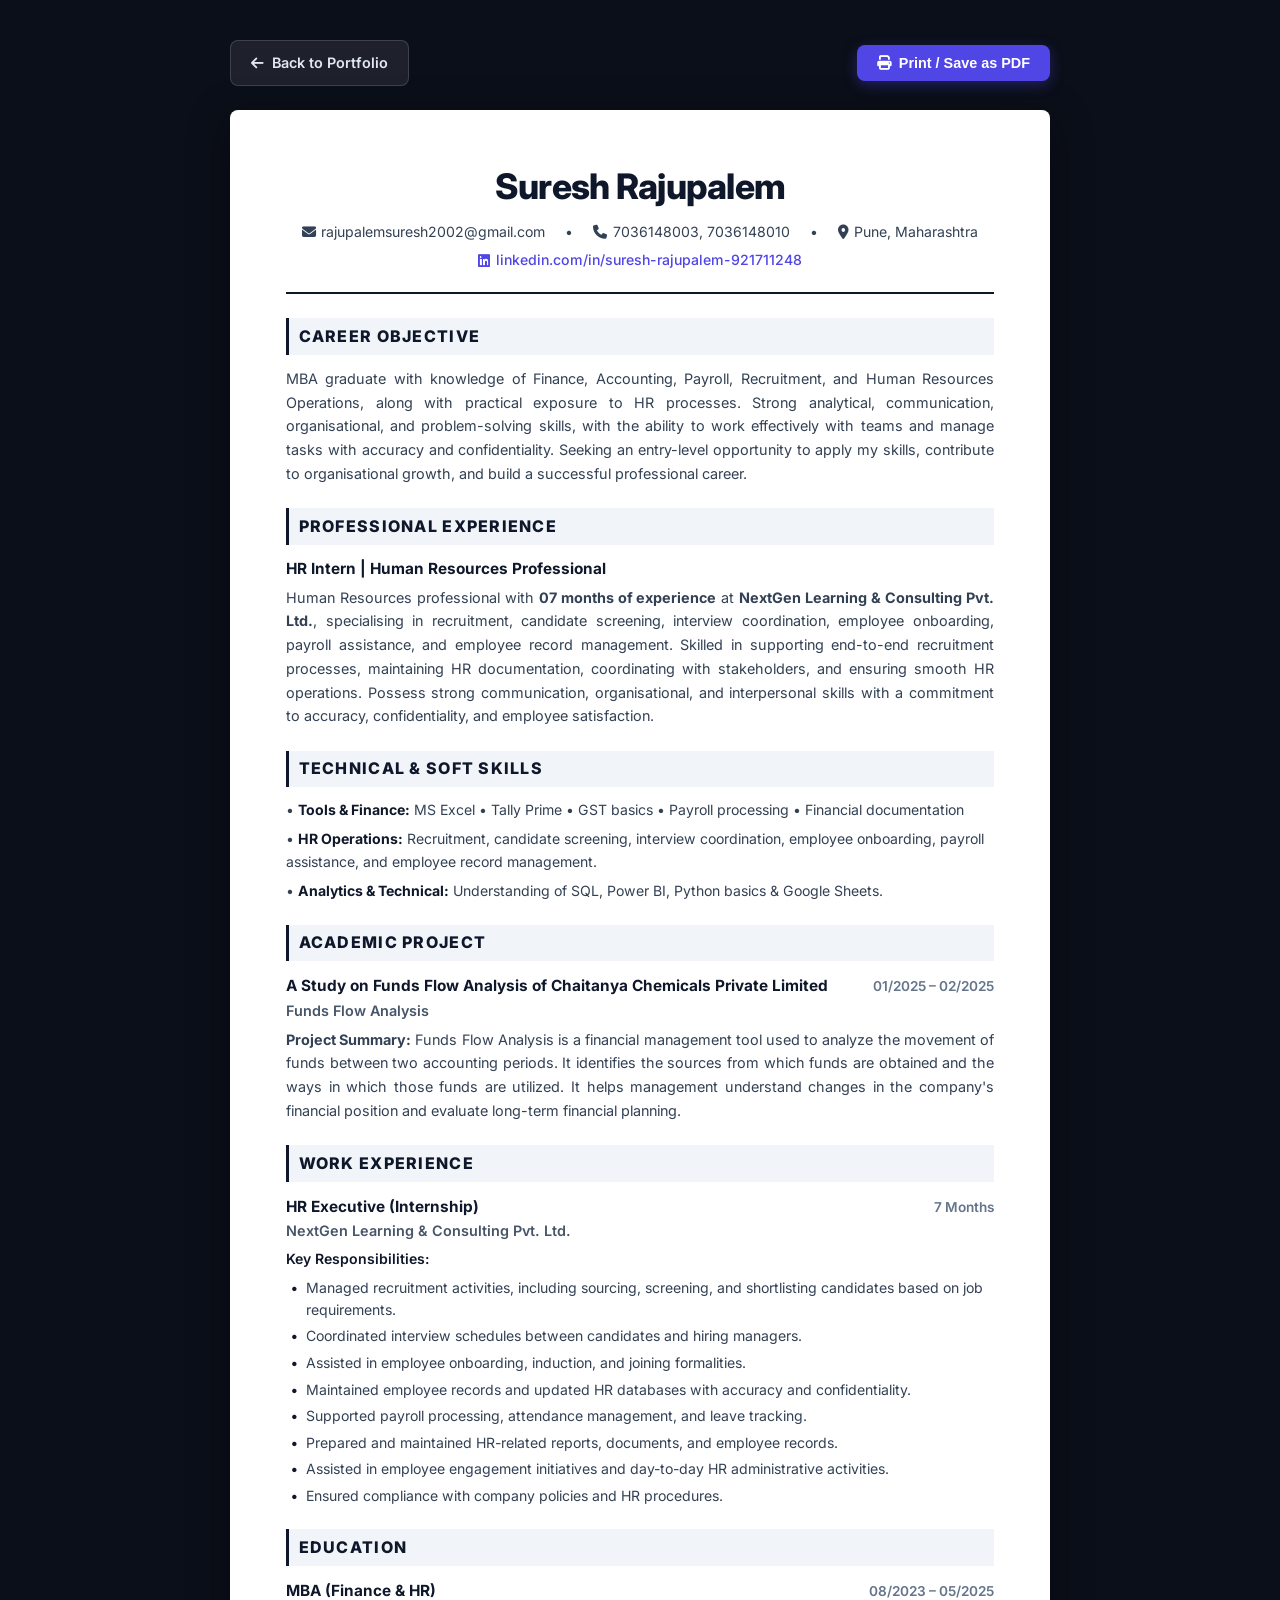
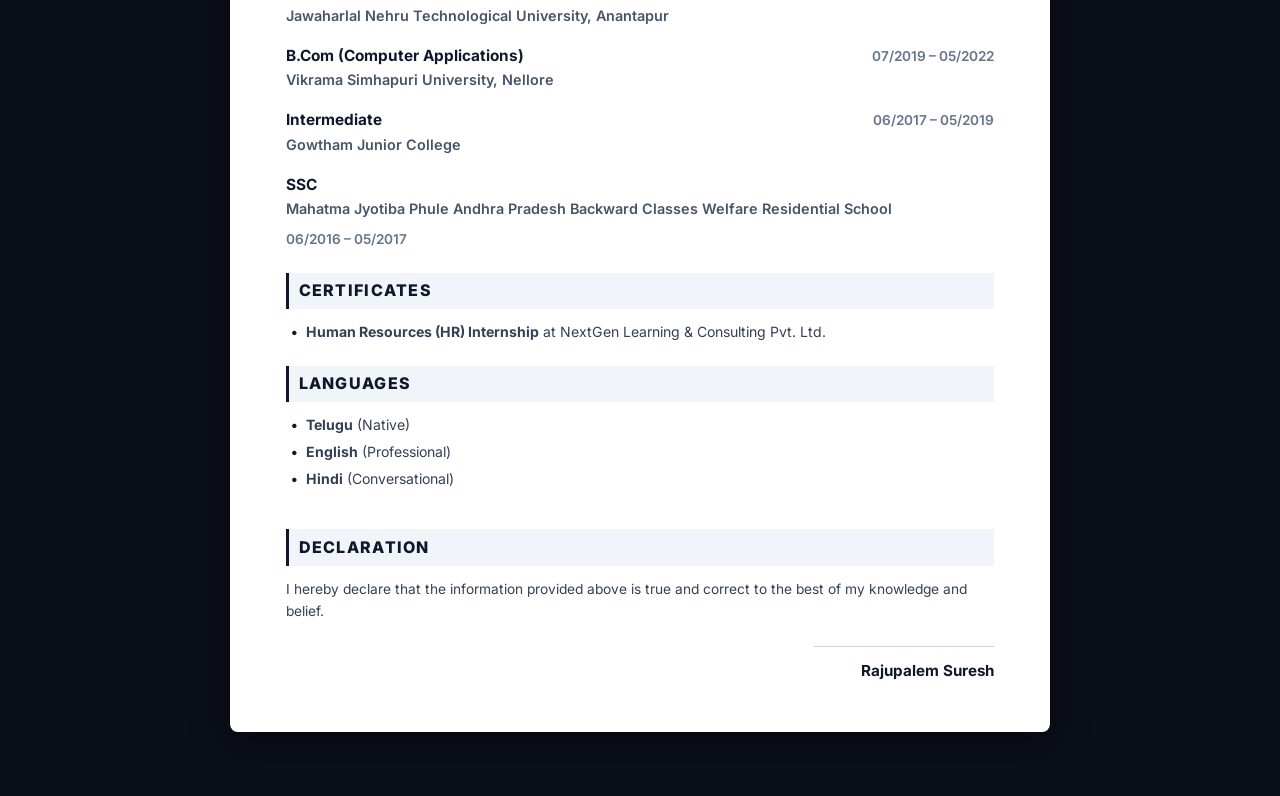
<file: cv.html>
<!DOCTYPE html>
<html lang="en">
<head>
  <meta charset="UTF-8" />
  <meta name="viewport" content="width=device-width, initial-scale=1.0" />
  <title>Suresh Rajupalem - Curriculum Vitae</title>
  <link href="https://fonts.googleapis.com/css2?family=Inter:wght@300;400;500;600;700;800&family=Merriweather:wght@400;700&display=swap" rel="stylesheet" />
  <link rel="stylesheet" href="https://cdnjs.cloudflare.com/ajax/libs/font-awesome/6.5.0/css/all.min.css" />
  <style>
    *, *::before, *::after {
      box-sizing: border-box;
      margin: 0;
      padding: 0;
    }

    body {
      font-family: 'Inter', sans-serif;
      color: #1e293b;
      background: #0b0f19;
      line-height: 1.6;
      padding: 2.5rem 1rem 4rem;
    }

    /* Top Action Bar (hidden when printed) */
    .action-bar {
      max-width: 820px;
      margin: 0 auto 1.5rem;
      display: flex;
      justify-content: space-between;
      align-items: center;
      gap: 1rem;
      flex-wrap: wrap;
    }

    .btn-action {
      display: inline-flex;
      align-items: center;
      gap: 0.5rem;
      padding: 0.65rem 1.25rem;
      border-radius: 8px;
      font-size: 0.9rem;
      font-weight: 600;
      text-decoration: none;
      cursor: pointer;
      transition: all 0.2s ease;
      border: none;
    }

    .btn-back {
      background: rgba(255, 255, 255, 0.08);
      color: #e2e8f0;
      border: 1px solid rgba(255, 255, 255, 0.15);
    }
    .btn-back:hover {
      background: rgba(255, 255, 255, 0.15);
      color: #fff;
    }

    .btn-print {
      background: #4f46e5;
      color: #fff;
      box-shadow: 0 4px 14px rgba(79, 70, 229, 0.35);
    }
    .btn-print:hover {
      background: #4338ca;
      transform: translateY(-1px);
    }

    /* Resume Sheet (A4 look) */
    .resume-sheet {
      max-width: 820px;
      margin: 0 auto;
      background: #ffffff;
      padding: 3rem 3.5rem;
      border-radius: 8px;
      box-shadow: 0 10px 40px rgba(0, 0, 0, 0.45);
      color: #0f172a;
    }

    /* Header */
    .cv-header {
      text-align: center;
      border-bottom: 2px solid #0f172a;
      padding-bottom: 1.25rem;
      margin-bottom: 1.5rem;
    }

    .cv-name {
      font-size: 2.2rem;
      font-weight: 800;
      letter-spacing: -0.02em;
      color: #0f172a;
      margin-bottom: 0.4rem;
    }

    .cv-contacts {
      display: flex;
      justify-content: center;
      align-items: center;
      flex-wrap: wrap;
      gap: 0.75rem 1.25rem;
      font-size: 0.88rem;
      color: #334155;
      margin-bottom: 0.4rem;
    }

    .cv-contacts a {
      color: #334155;
      text-decoration: none;
      display: inline-flex;
      align-items: center;
      gap: 0.35rem;
    }
    .cv-contacts a:hover {
      color: #4f46e5;
      text-decoration: underline;
    }

    .cv-location {
      display: inline-flex;
      align-items: center;
      gap: 0.35rem;
    }

    .cv-social {
      font-size: 0.88rem;
      margin-top: 0.25rem;
    }
    .cv-social a {
      color: #4f46e5;
      text-decoration: none;
      font-weight: 500;
      display: inline-flex;
      align-items: center;
      gap: 0.35rem;
    }

    /* Section Styles */
    .cv-section {
      margin-bottom: 1.4rem;
    }

    .cv-section-title {
      font-size: 1rem;
      font-weight: 800;
      text-transform: uppercase;
      letter-spacing: 0.08em;
      color: #0f172a;
      background: #f1f5f9;
      padding: 0.35rem 0.6rem;
      margin-bottom: 0.75rem;
      border-left: 3px solid #0f172a;
    }

    .cv-paragraph {
      font-size: 0.9rem;
      color: #334155;
      text-align: justify;
      line-height: 1.65;
    }

    /* Item Blocks */
    .cv-item {
      margin-bottom: 1rem;
    }
    .cv-item:last-child {
      margin-bottom: 0;
    }

    .cv-item-header {
      display: flex;
      justify-content: space-between;
      align-items: baseline;
      flex-wrap: wrap;
      gap: 0.5rem;
      margin-bottom: 0.25rem;
    }

    .cv-role {
      font-size: 0.96rem;
      font-weight: 700;
      color: #0f172a;
    }

    .cv-company {
      font-size: 0.9rem;
      font-weight: 600;
      color: #475569;
    }

    .cv-dates {
      font-size: 0.85rem;
      font-weight: 600;
      color: #64748b;
    }

    .cv-list {
      list-style: none;
      margin-top: 0.4rem;
    }

    .cv-list li {
      position: relative;
      padding-left: 1.25rem;
      font-size: 0.88rem;
      color: #334155;
      line-height: 1.55;
      margin-bottom: 0.3rem;
    }

    .cv-list li::before {
      content: '•';
      position: absolute;
      left: 0.3rem;
      color: #0f172a;
      font-weight: bold;
    }

    /* Skills List */
    .skills-block {
      font-size: 0.88rem;
      color: #334155;
      line-height: 1.6;
    }
    .skills-block p {
      margin-bottom: 0.4rem;
    }
    .skills-block strong {
      color: #0f172a;
    }

    /* Declaration */
    .cv-declaration {
      margin-top: 1.5rem;
      padding-top: 1rem;
    }
    .cv-declaration p {
      font-size: 0.86rem;
      color: #334155;
      margin-bottom: 1.5rem;
    }
    .cv-sign {
      text-align: right;
      padding-top: 0.75rem;
      border-top: 1px solid #cbd5e1;
      display: inline-block;
      float: right;
      min-width: 180px;
    }
    .cv-sign span {
      font-weight: 700;
      font-size: 0.95rem;
      color: #0f172a;
      display: block;
    }

    .clearfix::after {
      content: "";
      clear: both;
      display: table;
    }

    /* Print Styles */
    @media print {
      body {
        background: #fff;
        padding: 0;
      }
      .action-bar {
        display: none !important;
      }
      .resume-sheet {
        box-shadow: none;
        padding: 0;
        max-width: 100%;
      }
      .cv-section-title {
        background: #f1f5f9 !important;
        -webkit-print-color-adjust: exact;
        print-color-adjust: exact;
      }
      a {
        text-decoration: none !important;
        color: inherit !important;
      }
    }

    @media (max-width: 640px) {
      .resume-sheet {
        padding: 2rem 1.5rem;
      }
      .cv-name {
        font-size: 1.8rem;
      }
    }
  </style>
</head>
<body>

  <!-- Top Action Bar -->
  <div class="action-bar">
    <a href="index.html" class="btn-action btn-back">
      <i class="fa-solid fa-arrow-left"></i> Back to Portfolio
    </a>
    <button onclick="window.print()" class="btn-action btn-print">
      <i class="fa-solid fa-print"></i> Print / Save as PDF
    </button>
  </div>

  <!-- Resume Sheet -->
  <div class="resume-sheet">

    <!-- Header -->
    <header class="cv-header">
      <h1 class="cv-name">Suresh Rajupalem</h1>
      <div class="cv-contacts">
        <a href="mailto:rajupalemsuresh2002@gmail.com">
          <i class="fa-solid fa-envelope"></i> rajupalemsuresh2002@gmail.com
        </a>
        <span>•</span>
        <a href="tel:+917036148003">
          <i class="fa-solid fa-phone"></i> 7036148003, 7036148010
        </a>
        <span>•</span>
        <span class="cv-location">
          <i class="fa-solid fa-location-dot"></i> Pune, Maharashtra
        </span>
      </div>
      <div class="cv-social">
        <a href="https://www.linkedin.com/in/suresh-rajupalem-921711248" target="_blank">
          <i class="fa-brands fa-linkedin"></i> linkedin.com/in/suresh-rajupalem-921711248
        </a>
      </div>
    </header>

    <!-- Career Objective -->
    <section class="cv-section">
      <h2 class="cv-section-title">Career Objective</h2>
      <p class="cv-paragraph">
        MBA graduate with knowledge of Finance, Accounting, Payroll, Recruitment, and Human Resources Operations, along with practical exposure to HR processes. Strong analytical, communication, organisational, and problem-solving skills, with the ability to work effectively with teams and manage tasks with accuracy and confidentiality. Seeking an entry-level opportunity to apply my skills, contribute to organisational growth, and build a successful professional career.
      </p>
    </section>

    <!-- Professional Experience Summary -->
    <section class="cv-section">
      <h2 class="cv-section-title">Professional Experience</h2>
      <div class="cv-item">
        <div class="cv-item-header">
          <span class="cv-role">HR Intern | Human Resources Professional</span>
        </div>
        <p class="cv-paragraph">
          Human Resources professional with <strong>07 months of experience</strong> at <strong>NextGen Learning &amp; Consulting Pvt. Ltd.</strong>, specialising in recruitment, candidate screening, interview coordination, employee onboarding, payroll assistance, and employee record management. Skilled in supporting end-to-end recruitment processes, maintaining HR documentation, coordinating with stakeholders, and ensuring smooth HR operations. Possess strong communication, organisational, and interpersonal skills with a commitment to accuracy, confidentiality, and employee satisfaction.
        </p>
      </div>
    </section>

    <!-- Technical & Soft Skills -->
    <section class="cv-section">
      <h2 class="cv-section-title">Technical &amp; Soft Skills</h2>
      <div class="skills-block">
        <p>• <strong>Tools &amp; Finance:</strong> MS Excel • Tally Prime • GST basics • Payroll processing • Financial documentation</p>
        <p>• <strong>HR Operations:</strong> Recruitment, candidate screening, interview coordination, employee onboarding, payroll assistance, and employee record management.</p>
        <p>• <strong>Analytics &amp; Technical:</strong> Understanding of SQL, Power BI, Python basics &amp; Google Sheets.</p>
      </div>
    </section>

    <!-- Academic Project -->
    <section class="cv-section">
      <h2 class="cv-section-title">Academic Project</h2>
      <div class="cv-item">
        <div class="cv-item-header">
          <div>
            <span class="cv-role">A Study on Funds Flow Analysis of Chaitanya Chemicals Private Limited</span>
            <div class="cv-company">Funds Flow Analysis</div>
          </div>
          <span class="cv-dates">01/2025 – 02/2025</span>
        </div>
        <p class="cv-paragraph" style="margin-top: 0.35rem;">
          <strong>Project Summary:</strong> Funds Flow Analysis is a financial management tool used to analyze the movement of funds between two accounting periods. It identifies the sources from which funds are obtained and the ways in which those funds are utilized. It helps management understand changes in the company's financial position and evaluate long-term financial planning.
        </p>
      </div>
    </section>

    <!-- Work Experience Details -->
    <section class="cv-section">
      <h2 class="cv-section-title">Work Experience</h2>
      <div class="cv-item">
        <div class="cv-item-header">
          <div>
            <span class="cv-role">HR Executive (Internship)</span>
            <div class="cv-company">NextGen Learning &amp; Consulting Pvt. Ltd.</div>
          </div>
          <span class="cv-dates">7 Months</span>
        </div>
        <p style="font-size: 0.88rem; font-weight: 600; margin-top: 0.35rem; color: #0f172a;">Key Responsibilities:</p>
        <ul class="cv-list">
          <li>Managed recruitment activities, including sourcing, screening, and shortlisting candidates based on job requirements.</li>
          <li>Coordinated interview schedules between candidates and hiring managers.</li>
          <li>Assisted in employee onboarding, induction, and joining formalities.</li>
          <li>Maintained employee records and updated HR databases with accuracy and confidentiality.</li>
          <li>Supported payroll processing, attendance management, and leave tracking.</li>
          <li>Prepared and maintained HR-related reports, documents, and employee records.</li>
          <li>Assisted in employee engagement initiatives and day-to-day HR administrative activities.</li>
          <li>Ensured compliance with company policies and HR procedures.</li>
        </ul>
      </div>
    </section>

    <!-- Education -->
    <section class="cv-section">
      <h2 class="cv-section-title">Education</h2>
      
      <div class="cv-item">
        <div class="cv-item-header">
          <div>
            <span class="cv-role">MBA (Finance &amp; HR)</span>
            <div class="cv-company">Jawaharlal Nehru Technological University, Anantapur</div>
          </div>
          <span class="cv-dates">08/2023 – 05/2025</span>
        </div>
      </div>

      <div class="cv-item">
        <div class="cv-item-header">
          <div>
            <span class="cv-role">B.Com (Computer Applications)</span>
            <div class="cv-company">Vikrama Simhapuri University, Nellore</div>
          </div>
          <span class="cv-dates">07/2019 – 05/2022</span>
        </div>
      </div>

      <div class="cv-item">
        <div class="cv-item-header">
          <div>
            <span class="cv-role">Intermediate</span>
            <div class="cv-company">Gowtham Junior College</div>
          </div>
          <span class="cv-dates">06/2017 – 05/2019</span>
        </div>
      </div>

      <div class="cv-item">
        <div class="cv-item-header">
          <div>
            <span class="cv-role">SSC</span>
            <div class="cv-company">Mahatma Jyotiba Phule Andhra Pradesh Backward Classes Welfare Residential School</div>
          </div>
          <span class="cv-dates">06/2016 – 05/2017</span>
        </div>
      </div>
    </section>

    <!-- Certificates -->
    <section class="cv-section">
      <h2 class="cv-section-title">Certificates</h2>
      <ul class="cv-list">
        <li><strong>Human Resources (HR) Internship</strong> at NextGen Learning &amp; Consulting Pvt. Ltd.</li>
      </ul>
    </section>

    <!-- Languages -->
    <section class="cv-section">
      <h2 class="cv-section-title">Languages</h2>
      <ul class="cv-list">
        <li><strong>Telugu</strong> (Native)</li>
        <li><strong>English</strong> (Professional)</li>
        <li><strong>Hindi</strong> (Conversational)</li>
      </ul>
    </section>

    <!-- Declaration -->
    <section class="cv-declaration clearfix">
      <h2 class="cv-section-title">Declaration</h2>
      <p>
        I hereby declare that the information provided above is true and correct to the best of my knowledge and belief.
      </p>
      <div class="cv-sign">
        <span>Rajupalem Suresh</span>
      </div>
    </section>

  </div>

</body>
</html>
</file>
<file: style.css>
/* =========================================================
   SURESH – Data Analyst Portfolio  |  style.css
   ========================================================= */

/* ── Reset & Base ── */
*, *::before, *::after { box-sizing: border-box; margin: 0; padding: 0; }

:root {
  /* Palette */
  --clr-bg:          #0b1718;
  --clr-bg-2:        #122426;
  --clr-surface:     rgba(244,239,228,0.055);
  --clr-border:      rgba(244,239,228,0.14);
  --clr-text:        #f4efe4;
  --clr-muted:       #a5b0aa;
  --clr-accent-1:    #f06d4f;   /* coral */
  --clr-accent-2:    #f5b85b;   /* marigold */
  --clr-accent-3:    #58c4b0;   /* mint */
  --clr-green:       #10b981;
  --clr-yellow:      #f59e0b;

  /* Gradients */
  --grad-primary: linear-gradient(135deg, var(--clr-accent-1), var(--clr-accent-2));
  --grad-cool:    linear-gradient(135deg, var(--clr-accent-3), #2e8f8e);

  /* Typography */
  --font-body:    'Inter', sans-serif;
  --font-heading: 'Space Grotesk', sans-serif;

  /* Spacing */
  --section-pad: 7rem 0;

  /* Effects */
  --radius:       .5rem;
  --radius-sm:    .35rem;
  --shadow:       0 4px 32px rgba(0,0,0,.4);
  --shadow-glow:  0 0 40px rgba(240,109,79,.18);
  --transition:   .3s ease;
}

html { scroll-behavior: smooth; font-size: 16px; }

body {
  font-family: var(--font-body);
  background:
    radial-gradient(circle at 12% 8%, rgba(240,109,79,.13), transparent 28rem),
    radial-gradient(circle at 88% 30%, rgba(88,196,176,.1), transparent 30rem),
    var(--clr-bg);
  color: var(--clr-text);
  line-height: 1.7;
  overflow-x: hidden;
}

img { max-width: 100%; }
a  { text-decoration: none; color: inherit; }
ul { list-style: none; }

/* ── Utility ── */
.container        { max-width: 1140px; margin: 0 auto; padding: 0 1.5rem; }
.section          { padding: var(--section-pad); }
.gradient-text    { background: var(--grad-primary); -webkit-background-clip: text; -webkit-text-fill-color: transparent; background-clip: text; }
.glass-card       {
  background: var(--clr-surface);
  border: 1px solid var(--clr-border);
  border-radius: var(--radius);
  backdrop-filter: blur(12px);
  -webkit-backdrop-filter: blur(12px);
  transition: transform var(--transition), box-shadow var(--transition), border-color var(--transition);
}
.glass-card:hover {
  transform: translateY(-4px);
  box-shadow: var(--shadow-glow);
  border-color: rgba(240,109,79,.55);
}

/* ── Buttons ── */
.btn {
  display: inline-flex; align-items: center; justify-content: center; gap: .5rem;
  padding: .8rem 1.8rem;
  border-radius: 50px;
  font-weight: 600;
  font-size: .95rem;
  cursor: pointer;
  transition: all var(--transition);
  border: none;
}
.btn-primary {
  background: var(--grad-primary);
  color: #fff;
  box-shadow: 0 4px 20px rgba(240,109,79,.3);
}
.btn-primary:hover { transform: translateY(-2px); box-shadow: 0 8px 28px rgba(240,109,79,.45); }
.btn-outline {
  background: transparent;
  color: var(--clr-text);
  border: 1.5px solid var(--clr-border);
}
.btn-outline:hover { border-color: var(--clr-accent-1); color: var(--clr-accent-1); }
.btn-full { width: 100%; }

/* ── Section Header ── */
.section-header { text-align: center; margin-bottom: 3.5rem; }
.section-tag    {
  display: inline-block;
  font-size: .8rem;
  font-weight: 600;
  letter-spacing: .15em;
  text-transform: uppercase;
  color: var(--clr-accent-1);
  background: rgba(240,109,79,.12);
  padding: .35rem 1rem;
  border-radius: 50px;
  margin-bottom: 1rem;
}
.section-title {
  font-family: var(--font-heading);
  font-size: clamp(2rem, 4vw, 2.8rem);
  font-weight: 700;
  color: var(--clr-text);
}

/* ── Scroll Animations ── */
[data-animate] {
  opacity: 0;
  transform: translateY(30px);
  transition: opacity .6s ease, transform .6s ease;
}
[data-animate].visible {
  opacity: 1;
  transform: translateY(0);
}

/* =========================================================
   NAVBAR
   ========================================================= */
.navbar {
  position: fixed;
  top: 0; left: 0; right: 0;
  z-index: 1000;
  padding: 1.1rem 0;
  background: transparent;
  transition: background var(--transition), box-shadow var(--transition), padding var(--transition);
}
.navbar.scrolled {
  background: rgba(10,10,15,.85);
  backdrop-filter: blur(16px);
  -webkit-backdrop-filter: blur(16px);
  box-shadow: 0 1px 24px rgba(0,0,0,.4);
  padding: .7rem 0;
}
.nav-container {
  max-width: 1140px;
  margin: 0 auto;
  padding: 0 1.5rem;
  display: flex;
  align-items: center;
  gap: 2rem;
}
.nav-logo {
  font-family: var(--font-heading);
  font-size: 1.8rem;
  font-weight: 700;
  color: #fff;
  margin-right: auto;
}
.nav-logo span { color: var(--clr-accent-1); }
.nav-links      { display: flex; gap: 2rem; }
.nav-links a    {
  font-size: .92rem;
  font-weight: 500;
  color: var(--clr-muted);
  transition: color var(--transition);
  position: relative;
}
.nav-links a::after {
  content: '';
  position: absolute;
  bottom: -3px; left: 0;
  width: 0; height: 2px;
  background: var(--grad-primary);
  transition: width var(--transition);
  border-radius: 2px;
}
.nav-links a:hover { color: var(--clr-text); }
.nav-links a:hover::after { width: 100%; }
.nav-cta {
  padding: .55rem 1.3rem;
  border-radius: 50px;
  background: var(--grad-primary);
  color: #fff;
  font-weight: 600;
  font-size: .88rem;
  cursor: pointer;
  border: none;
  transition: all var(--transition);
}
.nav-cta:hover { transform: translateY(-2px); box-shadow: 0 6px 20px rgba(240,109,79,.4); }
.hamburger { display: none; flex-direction: column; gap: 5px; background: none; border: none; cursor: pointer; padding: 4px; }
.hamburger span { display: block; width: 24px; height: 2px; background: var(--clr-text); border-radius: 2px; transition: all .3s; }

/* =========================================================
   HERO
   ========================================================= */
.hero {
  min-height: 100vh;
  display: grid;
  grid-template-columns: 1fr auto;
  align-items: center;
  gap: 3rem;
  padding: 8rem 3rem 6rem;
  max-width: 1140px;
  margin: 0 auto;
  position: relative;
}
.hero-bg {
  position: fixed;
  inset: 0;
  z-index: -1;
  overflow: hidden;
  background:
    linear-gradient(120deg, rgba(11,23,24,.98), rgba(18,36,38,.82)),
    repeating-linear-gradient(135deg, transparent 0 48px, rgba(244,239,228,.018) 49px 50px);
}
.blob {
  position: absolute;
  border-radius: 50%;
  filter: blur(80px);
  opacity: .4;
  animation: blobFloat 8s ease-in-out infinite;
}
.blob-1 {
  width: 600px; height: 600px;
  background: radial-gradient(circle, rgba(240,109,79,.7), transparent 70%);
  top: -200px; left: -200px;
}
.blob-2 {
  width: 500px; height: 500px;
  background: radial-gradient(circle, rgba(88,196,176,.55), transparent 70%);
  bottom: -100px; right: -100px;
  animation-delay: -4s;
}
@keyframes blobFloat {
  0%,100% { transform: translate(0,0) scale(1); }
  50%      { transform: translate(30px,20px) scale(1.05); }
}
.grid-overlay {
  position: absolute;
  inset: 0;
  background-image:
    linear-gradient(rgba(255,255,255,.025) 1px, transparent 1px),
    linear-gradient(90deg, rgba(255,255,255,.025) 1px, transparent 1px);
  background-size: 60px 60px;
}
.hero-eyebrow {
  display: flex; align-items: center; gap: .5rem;
  font-size: .85rem;
  color: var(--clr-accent-3);
  font-weight: 500;
  margin-bottom: .75rem;
}
.dot {
  width: 8px; height: 8px;
  border-radius: 50%;
  background: var(--clr-green);
  box-shadow: 0 0 0 3px rgba(16,185,129,.25);
  animation: pulse 2s ease infinite;
}
@keyframes pulse {
  0%,100% { box-shadow: 0 0 0 3px rgba(16,185,129,.25); }
  50%      { box-shadow: 0 0 0 6px rgba(16,185,129,0); }
}
.hero-title {
  font-family: var(--font-heading);
  font-size: clamp(2.8rem, 6vw, 4.5rem);
  font-weight: 700;
  letter-spacing: -.04em;
  line-height: 1.15;
  margin-bottom: .75rem;
}
.hero-subtitle {
  font-size: 1.1rem;
  color: var(--clr-accent-1);
  font-weight: 500;
  margin-bottom: 1.25rem;
  letter-spacing: .04em;
}
.role-cycle {
  display: inline-block;
  background: var(--grad-primary);
  -webkit-background-clip: text;
  -webkit-text-fill-color: transparent;
  background-clip: text;
  font-weight: 700;
}
.hero-desc {
  font-size: 1.05rem;
  color: var(--clr-muted);
  max-width: 560px;
  margin-bottom: 2rem;
}
.hero-btns   { display: flex; gap: 1rem; flex-wrap: wrap; margin-bottom: 2.5rem; }
.hero-stats  { display: flex; align-items: center; gap: 1.5rem; }
.stat        { display: flex; flex-direction: column; }
.stat-num    { font-size: 1.5rem; font-weight: 700; color: var(--clr-text); font-family: var(--font-heading); }
.stat-label  { font-size: .75rem; color: var(--clr-muted); font-weight: 500; text-transform: uppercase; letter-spacing: .08em; }
.stat-divider { width: 1px; height: 40px; background: var(--clr-border); }

/* Avatar */
.hero-visual   { position: relative; }
.avatar-ring   {
  width: 260px; height: 260px;
  border-radius: 50%;
  background: conic-gradient(from 120deg, var(--clr-accent-1), var(--clr-accent-2), var(--clr-accent-3), var(--clr-accent-1));
  padding: 3px;
  animation: spinRing 12s linear infinite;
}
.avatar-inner  {
  width: 100%; height: 100%;
  border-radius: 50%;
  background: var(--clr-bg-2);
  display: flex; align-items: center; justify-content: center;
  font-size: 5rem;
  overflow: hidden;
}
.avatar-photo {
  width: 100%;
  height: 100%;
  object-fit: cover;
  object-position: center 16%;
  display: block;
  border-radius: 50%;
}
@keyframes spinRing {
  0%   { transform: rotate(0deg); }
  100% { transform: rotate(360deg); }
}
.avatar-inner { animation: spinRing 12s linear infinite reverse; }

.floating-card {
  position: absolute;
  display: flex; align-items: center; gap: .6rem;
  background: rgba(20,20,30,.9);
  border: 1px solid var(--clr-border);
  border-radius: .75rem;
  padding: .65rem 1.1rem;
  font-size: .82rem;
  font-weight: 600;
  box-shadow: var(--shadow);
  backdrop-filter: blur(12px);
  white-space: nowrap;
  animation: floatCard 4s ease-in-out infinite;
}
.card-top    { top: 10px; right: -40px; color: var(--clr-accent-2); animation-delay: 0s; }
.card-bottom { bottom: 20px; left: -50px; color: var(--clr-accent-3); animation-delay: -2s; }
@keyframes floatCard {
  0%,100% { transform: translateY(0); }
  50%      { transform: translateY(-8px); }
}

/* =========================================================
   ABOUT
   ========================================================= */
.about        { background: var(--clr-bg-2); }
.about-grid   { display: grid; grid-template-columns: 1fr 2fr 1fr; gap: 1.5rem; align-items: start; }
.about-card   { padding: 2rem; text-align: center; }
.about-main   { padding: 2rem; }
.about-main p { color: var(--clr-muted); margin-bottom: 1rem; }
.about-main strong { color: var(--clr-text); }
.about-icon   {
  width: 56px; height: 56px;
  border-radius: 14px;
  background: rgba(240,109,79,.15);
  display: flex; align-items: center; justify-content: center;
  font-size: 1.4rem;
  color: var(--clr-accent-1);
  margin: 0 auto 1.1rem;
}
.about-card h3 { font-size: 1.05rem; font-weight: 600; margin-bottom: .6rem; }
.about-card p  { color: var(--clr-muted); font-size: .92rem; }

/* =========================================================
   SKILLS
   ========================================================= */
.skills-grid {
  display: grid;
  grid-template-columns: repeat(auto-fill, minmax(300px,1fr));
  gap: 1.5rem;
}
.skill-card {
  padding: 1.8rem;
  position: relative;
  overflow: hidden;
}
.skill-card::before {
  content: '';
  position: absolute;
  top: 0; left: 0;
  width: 3px; height: 100%;
  border-radius: 3px 0 0 3px;
}
.skill-icon {
  width: 52px; height: 52px;
  border-radius: 12px;
  display: flex; align-items: center; justify-content: center;
  font-size: 1.4rem;
  margin-bottom: 1rem;
}
/* Skill colour themes */
.python   { background: rgba(59,130,246,.15); color: #60a5fa; }
.python .skill-card::before { background: #60a5fa; }
.skill-card:has(.python)::before { background: #60a5fa; }

.sql      { background: rgba(245,158,11,.15); color: var(--clr-yellow); }
.excel    { background: rgba(16,185,129,.15); color: var(--clr-green); }
.powerbi  { background: rgba(240,109,79,.15); color: var(--clr-accent-1); }
.stats    { background: rgba(239,68,68,.15); color: #f87171; }
.dataviz  { background: rgba(6,182,212,.15); color: var(--clr-accent-3); }
.tally    { background: rgba(249,115,22,.15); color: #f97316; }

/* HR icon themes */
.hr-recruit  { background: rgba(251,113,133,.15); color: #fb7185; }
.hr-interview{ background: rgba(88,196,176,.15); color: var(--clr-accent-3); }
.hr-onboard  { background: rgba(52,211,153,.15);  color: #34d399; }
.hr-payroll  { background: rgba(251,191,36,.15);  color: #fbbf24; }
.hr-records  { background: rgba(240,109,79,.15);  color: var(--clr-accent-1); }

/* Digital Marketing icon themes */
.dm-social   { background: rgba(236,72,153,.15);  color: #ec4899; }
.dm-content  { background: rgba(168,85,247,.15);  color: #a855f7; }
.dm-seo      { background: rgba(14,165,233,.15);  color: #0ea5e9; }

/* Skills group label */
.skills-group-label {
  display: flex;
  align-items: center;
  gap: .6rem;
  font-family: var(--font-heading);
  font-size: 1.1rem;
  font-weight: 700;
  color: var(--clr-text);
  margin-bottom: 1.5rem;
  padding-bottom: .75rem;
  border-bottom: 1px solid var(--clr-border);
}
.skills-group-label i {
  color: var(--clr-accent-1);
  font-size: 1rem;
}

.skill-card h3 { font-size: 1rem; font-weight: 600; margin-bottom: .4rem; }
.skill-card p  { font-size: .86rem; color: var(--clr-muted); margin-bottom: 1.1rem; }
.skill-bar     { height: 6px; background: rgba(255,255,255,.07); border-radius: 10px; margin-bottom: .35rem; overflow: hidden; }
.skill-fill    {
  height: 100%;
  width: var(--pct);
  background: var(--grad-primary);
  border-radius: 10px;
  transform: scaleX(0);
  transform-origin: left;
  transition: transform 1s cubic-bezier(.4,0,.2,1) .3s;
}
.skill-card.visible .skill-fill { transform: scaleX(1); }
.skill-pct { font-size: .78rem; color: var(--clr-muted); font-weight: 600; }

/* =========================================================
   PROJECTS
   ========================================================= */
.projects       { background: var(--clr-bg-2); }
.projects-grid  { display: grid; grid-template-columns: repeat(auto-fill, minmax(320px,1fr)); gap: 1.5rem; }
.project-card   { overflow: hidden; }
.project-thumb  {
  height: 160px;
  display: flex; align-items: center; justify-content: center;
  font-size: 3.5rem;
}
.thumb-blue   { background: linear-gradient(135deg, #1e3a5f, #2563eb33); }
.thumb-purple { background: linear-gradient(135deg, #254b4c, #58c4b033); }
.thumb-green  { background: linear-gradient(135deg, #064e3b, #10b98133); }
.thumb-amber  { background: linear-gradient(135deg, #78350f, #f59e0b33); color: #fbbf24; }
.project-body  { padding: 1.5rem; }
.project-tags  { display: flex; flex-wrap: wrap; gap: .5rem; margin-bottom: .85rem; }
.tag {
  font-size: .72rem;
  font-weight: 600;
  text-transform: uppercase;
  letter-spacing: .06em;
  color: var(--clr-accent-1);
  background: rgba(240,109,79,.12);
  padding: .25rem .7rem;
  border-radius: 50px;
}
.project-body h3 { font-size: 1.1rem; font-weight: 700; margin-bottom: .5rem; }
.project-body p  { font-size: .88rem; color: var(--clr-muted); margin-bottom: 1.2rem; }
.project-links   { display: flex; gap: 1rem; }
.btn-link {
  display: flex; align-items: center; gap: .35rem;
  font-size: .84rem;
  font-weight: 600;
  color: var(--clr-muted);
  transition: color var(--transition);
}
.btn-link:hover     { color: var(--clr-text); }
.btn-link.btn-live  { color: var(--clr-accent-1); }
.btn-link.btn-live:hover { color: var(--clr-accent-2); }

/* =========================================================
   CONTACT
   ========================================================= */
.contact-wrapper {
  display: grid;
  grid-template-columns: 1fr 1.3fr;
  gap: 3rem;
  align-items: start;
}
.contact-info h3  { font-size: 1.4rem; font-weight: 700; margin-bottom: .75rem; }
.contact-info > p { color: var(--clr-muted); margin-bottom: 2rem; }
.contact-items    { display: flex; flex-direction: column; gap: 1rem; }
.contact-item {
  display: flex; align-items: center; gap: 1rem;
  padding: 1rem 1.2rem;
  border-radius: var(--radius-sm);
  border: 1px solid var(--clr-border);
  background: var(--clr-surface);
  transition: border-color var(--transition), transform var(--transition);
}
.contact-item:hover { border-color: var(--clr-accent-1); transform: translateX(4px); }
.contact-item-icon {
  width: 42px; height: 42px;
  border-radius: 10px;
  background: rgba(240,109,79,.15);
  color: var(--clr-accent-1);
  display: flex; align-items: center; justify-content: center;
  font-size: 1rem;
  flex-shrink: 0;
}
.contact-item-label { display: block; font-size: .72rem; color: var(--clr-muted); text-transform: uppercase; letter-spacing: .07em; }
.contact-item-value { display: block; font-size: .9rem; font-weight: 500; color: var(--clr-text); }

/* Form */
.contact-form       { padding: 2rem; }
.form-group         { margin-bottom: 1.25rem; }
.form-group label   { display: block; font-size: .84rem; font-weight: 500; color: var(--clr-muted); margin-bottom: .4rem; }
.form-group input,
.form-group textarea {
  width: 100%;
  padding: .8rem 1rem;
  border-radius: var(--radius-sm);
  border: 1.5px solid var(--clr-border);
  background: rgba(255,255,255,.04);
  color: var(--clr-text);
  font-family: var(--font-body);
  font-size: .92rem;
  outline: none;
  transition: border-color var(--transition), box-shadow var(--transition);
}
.form-group input:focus,
.form-group textarea:focus {
  border-color: var(--clr-accent-1);
  box-shadow: 0 0 0 3px rgba(240,109,79,.15);
}
.form-group textarea { resize: vertical; }
.form-success {
  display: none;
  text-align: center;
  margin-top: .8rem;
  color: var(--clr-green);
  font-size: .9rem;
}

/* =========================================================
   FOOTER
   ========================================================= */
.footer {
  background: var(--clr-bg);
  border-top: 1px solid var(--clr-border);
  padding: 2rem 0;
}
.footer .container {
  display: flex;
  align-items: center;
  justify-content: space-between;
  flex-wrap: wrap;
  gap: 1rem;
}
.footer p       { font-size: .88rem; color: var(--clr-muted); }
.footer-socials { display: flex; gap: 1rem; }
.footer-socials a {
  width: 38px; height: 38px;
  border-radius: 50%;
  border: 1px solid var(--clr-border);
  display: flex; align-items: center; justify-content: center;
  color: var(--clr-muted);
  font-size: .9rem;
  transition: all var(--transition);
}
.footer-socials a:hover {
  border-color: var(--clr-accent-1);
  color: var(--clr-accent-1);
  transform: translateY(-2px);
}

/* =========================================================
   BACK TO TOP
   ========================================================= */
.back-to-top {
  position: fixed;
  bottom: 2rem; right: 2rem;
  width: 44px; height: 44px;
  border-radius: 50%;
  background: var(--grad-primary);
  color: #fff;
  display: flex; align-items: center; justify-content: center;
  font-size: .9rem;
  z-index: 999;
  opacity: 0; pointer-events: none;
  transform: translateY(12px);
  transition: all var(--transition);
  box-shadow: 0 4px 16px rgba(240,109,79,.4);
}
.back-to-top.visible { opacity: 1; pointer-events: all; transform: translateY(0); }
.back-to-top:hover   { transform: translateY(-3px); box-shadow: 0 8px 24px rgba(240,109,79,.5); }

/* =========================================================
   EXPERIENCE / TIMELINE
   ========================================================= */
.experience { background: var(--clr-bg); }

.timeline {
  position: relative;
  max-width: 860px;
  margin: 0 auto;
  padding-left: 2rem;
}
.timeline::before {
  content: '';
  position: absolute;
  left: 0; top: 0; bottom: 0;
  width: 2px;
  background: linear-gradient(to bottom, var(--clr-accent-1), var(--clr-accent-2), transparent);
  border-radius: 2px;
}

.timeline-item {
  position: relative;
  margin-bottom: 2.5rem;
}
.timeline-dot {
  position: absolute;
  left: -2.55rem;
  top: 1.6rem;
  width: 14px; height: 14px;
  border-radius: 50%;
  background: var(--grad-primary);
  box-shadow: 0 0 0 4px rgba(240,109,79,.2);
  z-index: 1;
}

.timeline-card {
  padding: 2rem;
}
.timeline-header {
  display: flex;
  justify-content: space-between;
  align-items: flex-start;
  flex-wrap: wrap;
  gap: 1rem;
  margin-bottom: 1.5rem;
}
.timeline-role {
  font-size: 1.2rem;
  font-weight: 700;
  color: var(--clr-text);
  display: flex;
  align-items: center;
  gap: .75rem;
  flex-wrap: wrap;
  margin-bottom: .4rem;
}
.badge-intern {
  font-size: .7rem;
  font-weight: 700;
  text-transform: uppercase;
  letter-spacing: .1em;
  color: var(--clr-accent-3);
  background: rgba(6,182,212,.12);
  border: 1px solid rgba(6,182,212,.25);
  padding: .2rem .65rem;
  border-radius: 50px;
}
.timeline-company {
  font-size: .92rem;
  color: var(--clr-accent-1);
  font-weight: 500;
  display: flex;
  align-items: center;
  gap: .4rem;
}
.timeline-company i { font-size: .8rem; }

.timeline-duration {
  display: inline-flex;
  align-items: center;
  gap: .4rem;
  font-size: .82rem;
  font-weight: 600;
  color: var(--clr-muted);
  background: rgba(255,255,255,.05);
  border: 1px solid var(--clr-border);
  padding: .35rem .9rem;
  border-radius: 50px;
  white-space: nowrap;
}
.timeline-duration i { color: var(--clr-accent-1); }

.timeline-responsibilities {
  list-style: none;
  display: flex;
  flex-direction: column;
  gap: .75rem;
  margin-bottom: 1.5rem;
}
.timeline-responsibilities li {
  display: flex;
  align-items: flex-start;
  gap: .75rem;
  font-size: .92rem;
  color: var(--clr-muted);
  line-height: 1.6;
}
.timeline-responsibilities li i {
  color: var(--clr-green);
  font-size: .75rem;
  margin-top: .3rem;
  flex-shrink: 0;
}
.timeline-tags {
  display: flex;
  flex-wrap: wrap;
  gap: .5rem;
  padding-top: 1rem;
  border-top: 1px solid var(--clr-border);
}

/* =========================================================
   EDUCATION
   ========================================================= */
.education { background: var(--clr-bg-2); }

.edu-grid {
  display: grid;
  grid-template-columns: repeat(auto-fill, minmax(280px, 1fr));
  gap: 1.5rem;
}

.edu-card {
  padding: 1.8rem;
  display: flex;
  flex-direction: column;
  gap: 1.2rem;
  position: relative;
  overflow: hidden;
}

.edu-card::before {
  content: '';
  position: absolute;
  top: 0; left: 0;
  width: 100%; height: 3px;
  background: var(--grad-primary);
  opacity: 0.6;
}

.edu-icon {
  width: 52px;
  height: 52px;
  border-radius: 12px;
  display: flex;
  align-items: center;
  justify-content: center;
  font-size: 1.3rem;
  flex-shrink: 0;
}

.edu-mba   { background: rgba(240,109,79,.15); color: var(--clr-accent-1); }
.edu-bcom  { background: rgba(6,182,212,.15); color: var(--clr-accent-3); }
.edu-inter { background: rgba(245,158,11,.15); color: var(--clr-yellow); }
.edu-ssc   { background: rgba(16,185,129,.15); color: var(--clr-green); }

.edu-body {
  display: flex;
  flex-direction: column;
  gap: 0.5rem;
}

.edu-duration {
  display: inline-flex;
  align-items: center;
  gap: 0.4rem;
  font-size: 0.78rem;
  font-weight: 600;
  color: var(--clr-muted);
  letter-spacing: 0.03em;
}
.edu-duration i {
  color: var(--clr-accent-1);
  font-size: 0.75rem;
}

.edu-degree {
  font-size: 1.15rem;
  font-weight: 700;
  color: var(--clr-text);
  line-height: 1.3;
}

.edu-spec {
  font-size: 0.92rem;
  font-weight: 500;
  color: var(--clr-accent-2);
}

.edu-institution {
  font-size: 0.88rem;
  color: var(--clr-muted);
  line-height: 1.5;
  display: flex;
  align-items: flex-start;
  gap: 0.4rem;
  margin-top: 0.2rem;
}

.edu-institution i {
  margin-top: 0.3rem;
  font-size: 0.8rem;
  color: var(--clr-accent-3);
  flex-shrink: 0;
}

/* =========================================================
   RESPONSIVE
   ========================================================= */
@media (max-width: 1024px) {
  .hero { padding: 7rem 2rem 5rem; gap: 2rem; }
  .about-grid { grid-template-columns: 1fr; }
  .about-card.data-animate:nth-child(3) { order: 3; }
  .about-main { order: 2; }
}

@media (max-width: 768px) {
  .hero { grid-template-columns: 1fr; text-align: center; }
  .hero-visual { display: none; }
  .hero-desc   { margin: 0 auto 2rem; }
  .hero-btns   { justify-content: center; }
  .hero-stats  { justify-content: center; }
  .contact-wrapper { grid-template-columns: 1fr; }
  .nav-links, .nav-cta { display: none; }
  .hamburger { display: flex; }
  .skills-grid { grid-template-columns: 1fr; }
}

@media (max-width: 480px) {
  .hero-title { font-size: 2.4rem; }
  .projects-grid { grid-template-columns: 1fr; }
}
</file>
